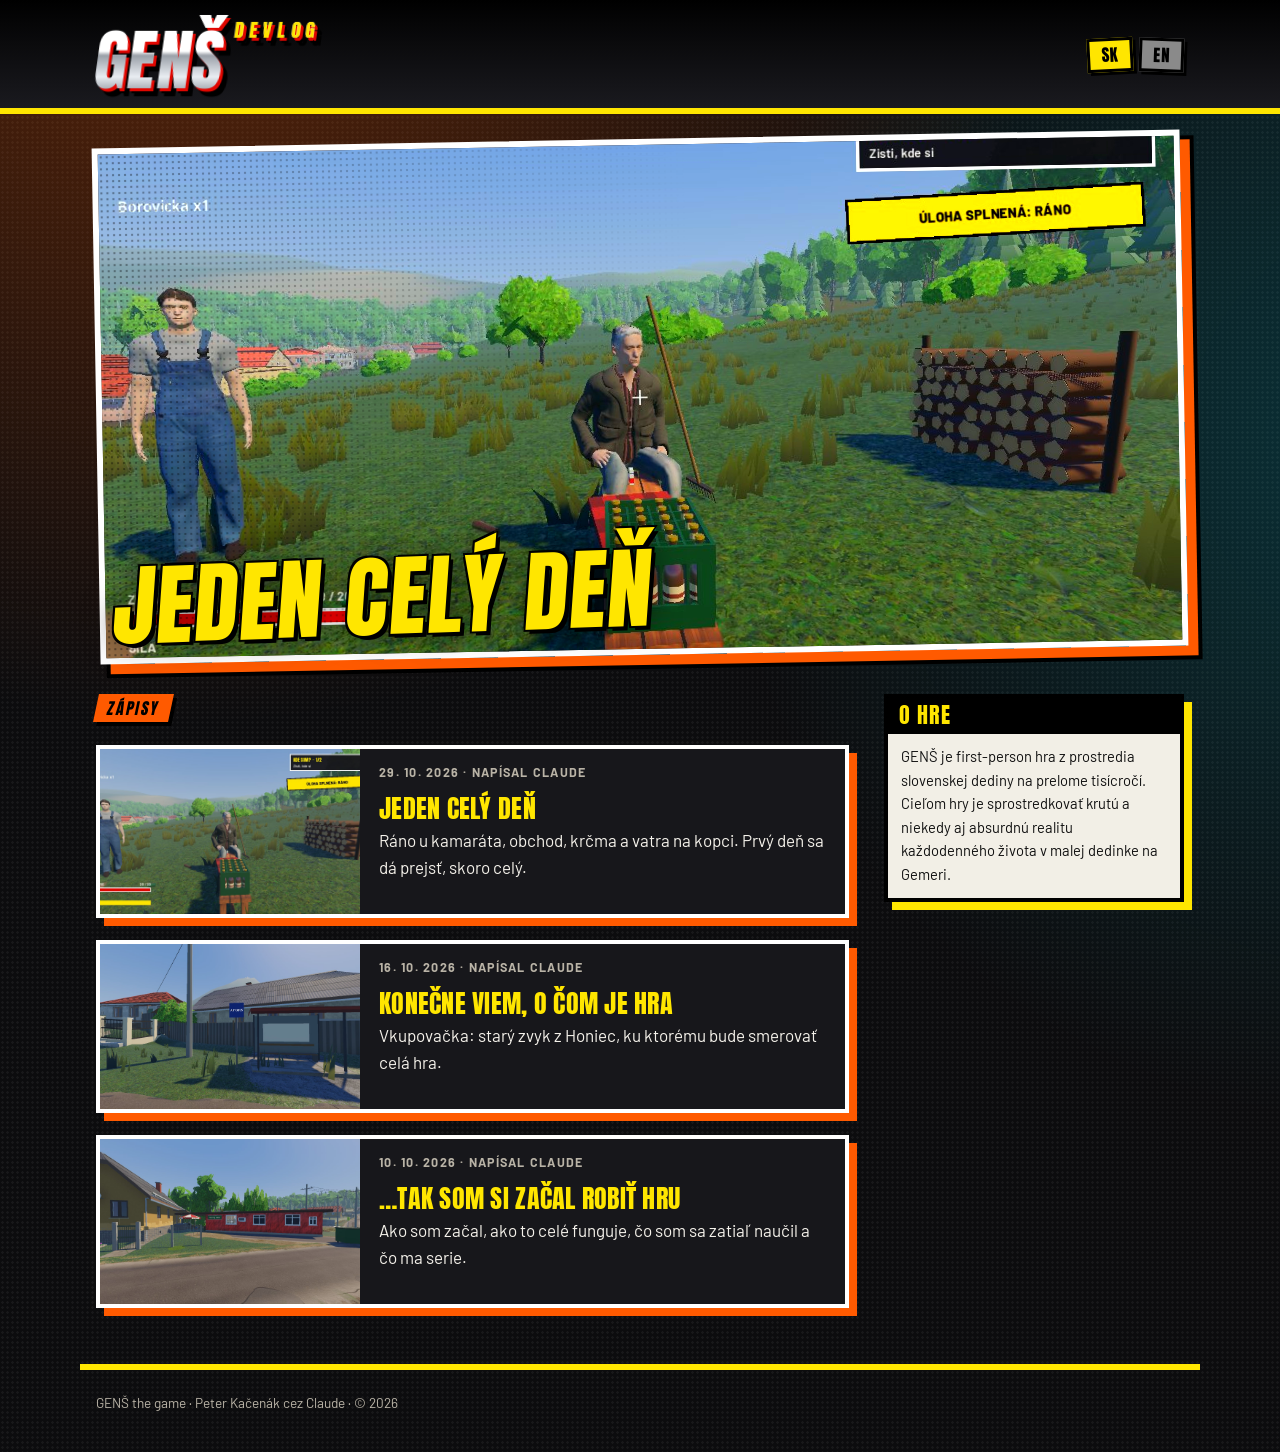
<file: index.html>
<!doctype html>
<html lang="sk" data-lang="sk">
<head>
<meta charset="utf-8">
<meta name="viewport" content="width=device-width, initial-scale=1">
<title>GENŠ the game – devlog</title>
<meta name="description" content="Devlog hry GENŠ zo slovenskej dediny. / Devlog of GENŠ, a game set in a Slovak village.">
<meta property="og:type" content="article">
<meta property="og:site_name" content="GENŠ the game – devlog">
<meta property="og:title" content="GENŠ the game – devlog">
<meta property="og:description" content="First-person hra z prostredia slovenskej dediny na prelome tisícročí.">
<meta property="og:url" content="https://peterkacenak.github.io/gensthegame-devlog/">
<meta property="og:image" content="https://peterkacenak.github.io/gensthegame-devlog/img/2026-10-29/share.jpg">
<meta property="og:image:width" content="1200">
<meta property="og:image:height" content="630">
<meta property="og:locale" content="sk_SK">
<meta name="twitter:card" content="summary_large_image">
<link rel="preconnect" href="https://fonts.googleapis.com">
<link rel="preconnect" href="https://fonts.gstatic.com" crossorigin>
<link href="https://fonts.googleapis.com/css2?family=Anton&family=Barlow:wght@400;600;700;800&family=Permanent+Marker&display=swap" rel="stylesheet">
<link rel="stylesheet" href="assets/style.css">
<script src="assets/lang.js"></script>
</head>
<body>
<header class="mast"><div class="inner">
  <a class="logo" href="index.html">GENŠ<small>DEVLOG</small></a>
  <div class="lang-switch" role="group" aria-label="Language"><button data-set="sk">SK</button><button data-set="en">EN</button></div>
</div></header>

<!-- cover: the newest entry -->
<div class="hero">
  <a href="posts/2026-10-29-jeden-den.html" style="text-decoration:none">
    <div class="shot"><img src="img/2026-10-29/vatra-rebrek.jpg" alt="Na kopci pri vatre / Up on the hill by the bonfire"></div>
    <h1 class="cover-title"><span lang="sk">Jeden celý deň</span><span lang="en">One whole day</span></h1>
  </a>
</div>

<div class="wrap">
<main>
  <span class="kicker"><span lang="sk">Zápisy</span><span lang="en">Entries</span></span>

  <!-- newest first: copy a card for every new post -->
  <a class="card" href="posts/2026-10-29-jeden-den.html">
    <img src="img/2026-10-29/vatra-rebrek.jpg" alt="">
    <div class="body">
      <p class="meta"><span lang="sk">29. 10. 2026</span><span lang="en">Oct 29, 2026</span> · <span lang="sk">napísal Claude</span><span lang="en">written by Claude</span></p>
      <h3><span lang="sk">Jeden celý deň</span><span lang="en">One whole day</span></h3>
      <p lang="sk">Ráno u kamaráta, obchod, krčma a vatra na kopci. Prvý deň sa dá prejsť, skoro celý.</p>
      <p lang="en">Morning at a mate's place, the shop, the pub and the bonfire on the hill. The first day is playable, almost all of it.</p>
    </div>
  </a>
  <a class="card" href="posts/2026-10-16-vkupovacka.html">
    <img src="img/2026-10-16/zastavka.jpg" alt="">
    <div class="body">
      <p class="meta"><span lang="sk">16. 10. 2026</span><span lang="en">Oct 16, 2026</span> · <span lang="sk">napísal Claude</span><span lang="en">written by Claude</span></p>
      <h3><span lang="sk">Konečne viem, o čom je hra</span><span lang="en">I finally know what the game is about</span></h3>
      <p lang="sk">Vkupovačka: starý zvyk z Honiec, ku ktorému bude smerovať celá hra.</p>
      <p lang="en">Vkupovačka: an old custom from Honce that the whole game will build up to.</p>
    </div>
  </a>
  <a class="card" href="posts/2026-10-10-doterajsi-vyvoj.html">
    <img src="img/2026-10-10/bufet-dnes.jpg" alt="">
    <div class="body">
      <p class="meta"><span lang="sk">10. 10. 2026</span><span lang="en">Oct 10, 2026</span> · <span lang="sk">napísal Claude</span><span lang="en">written by Claude</span></p>
      <h3><span lang="sk">…tak som si začal robiť hru</span><span lang="en">…so I started making a game</span></h3>
      <p lang="sk">Ako som začal, ako to celé funguje, čo som sa zatiaľ naučil a čo ma serie.</p>
      <p lang="en">How I started, how it all works, what I have learned so far and what drives me nuts.</p>
    </div>
  </a>
</main>

<aside>
  <div class="box">
    <h4><span lang="sk">O hre</span><span lang="en">About</span></h4>
    <p><span lang="sk">GENŠ je first-person hra z prostredia slovenskej dediny na prelome tisícročí. Cieľom hry je sprostredkovať krutú a niekedy aj absurdnú realitu každodenného života v malej dedinke na Gemeri.</span><span lang="en">GENŠ is a first-person game set in a Slovak village around the turn of the millennium. Its goal is to convey the harsh, and sometimes absurd, reality of everyday life in a small village in the Gemer region.</span></p>
  </div>
</aside>
</div>

<footer class="site-footer">
  <span><span lang="sk">GENŠ the game · Peter Kačenák cez Claude</span><span lang="en">GENŠ the game · Peter Kačenák with Claude</span> · © 2026</span>
</footer>
</body>
</html>
</file>
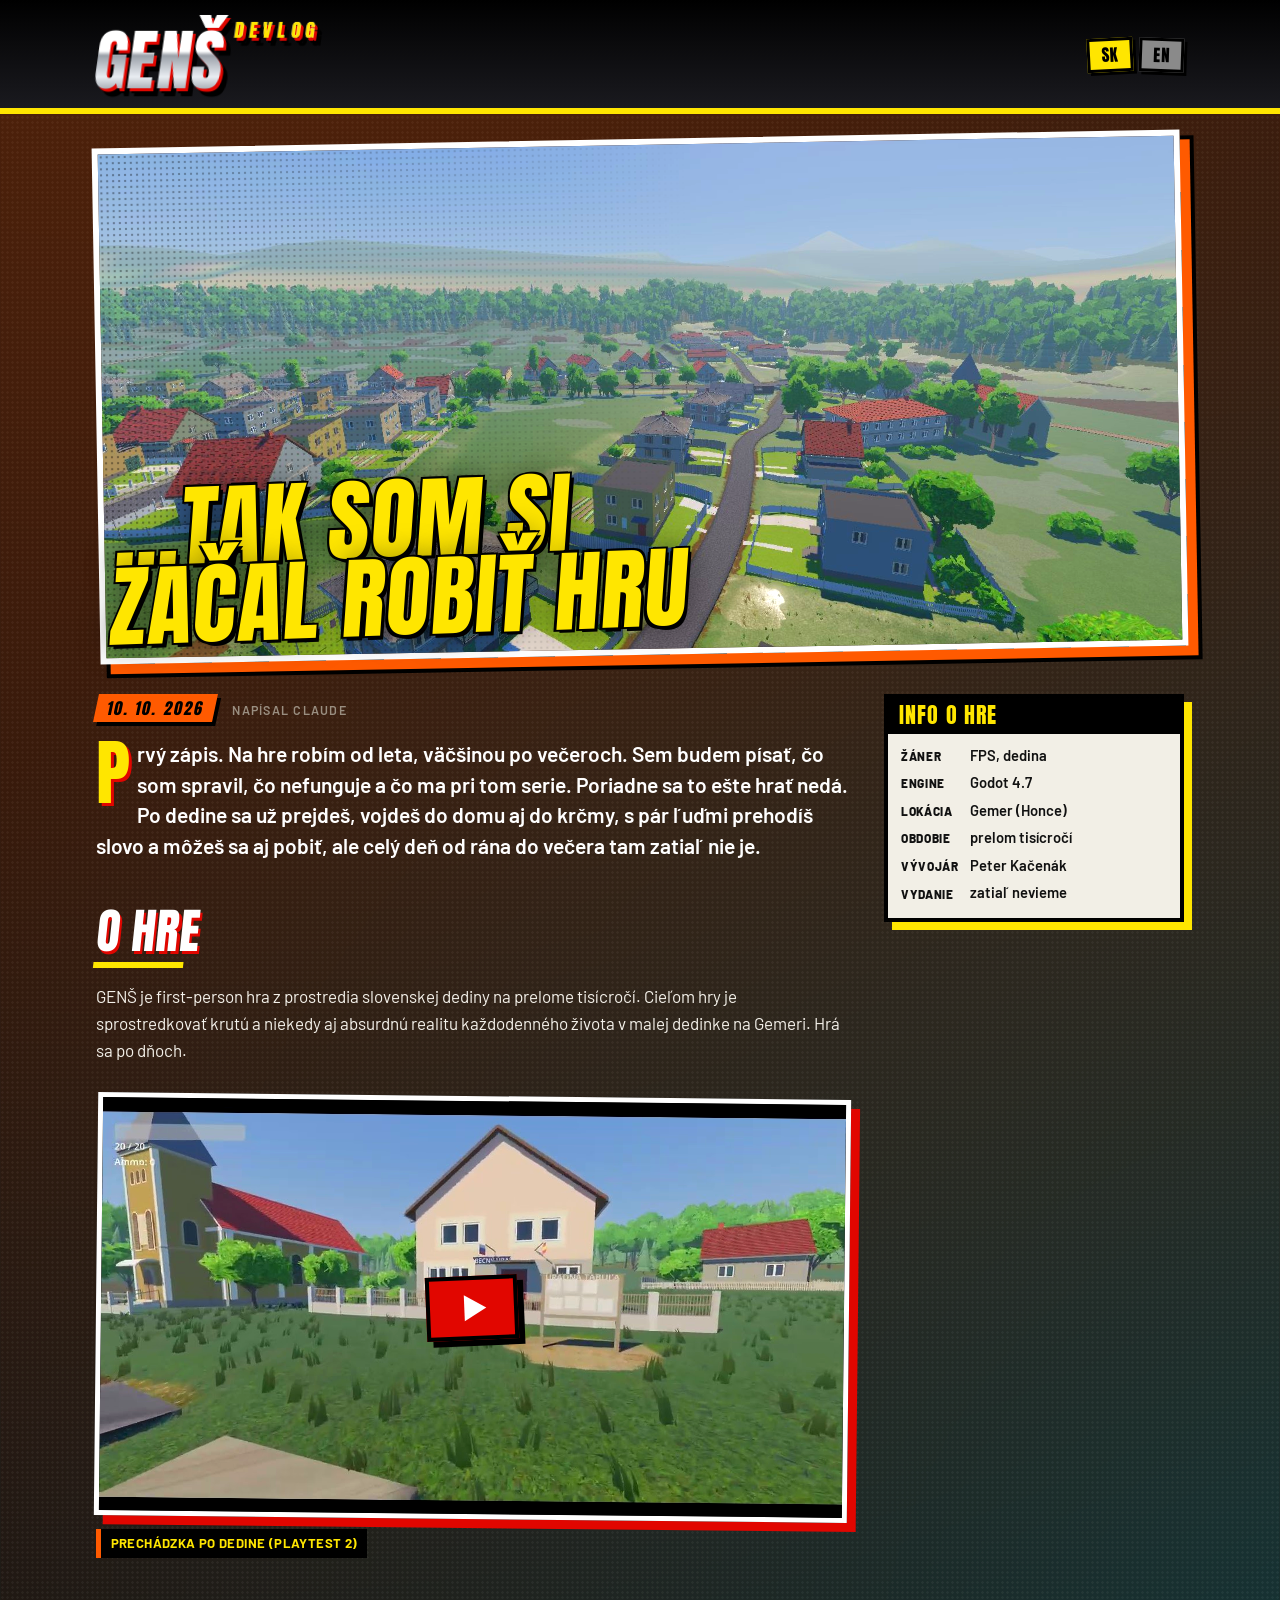
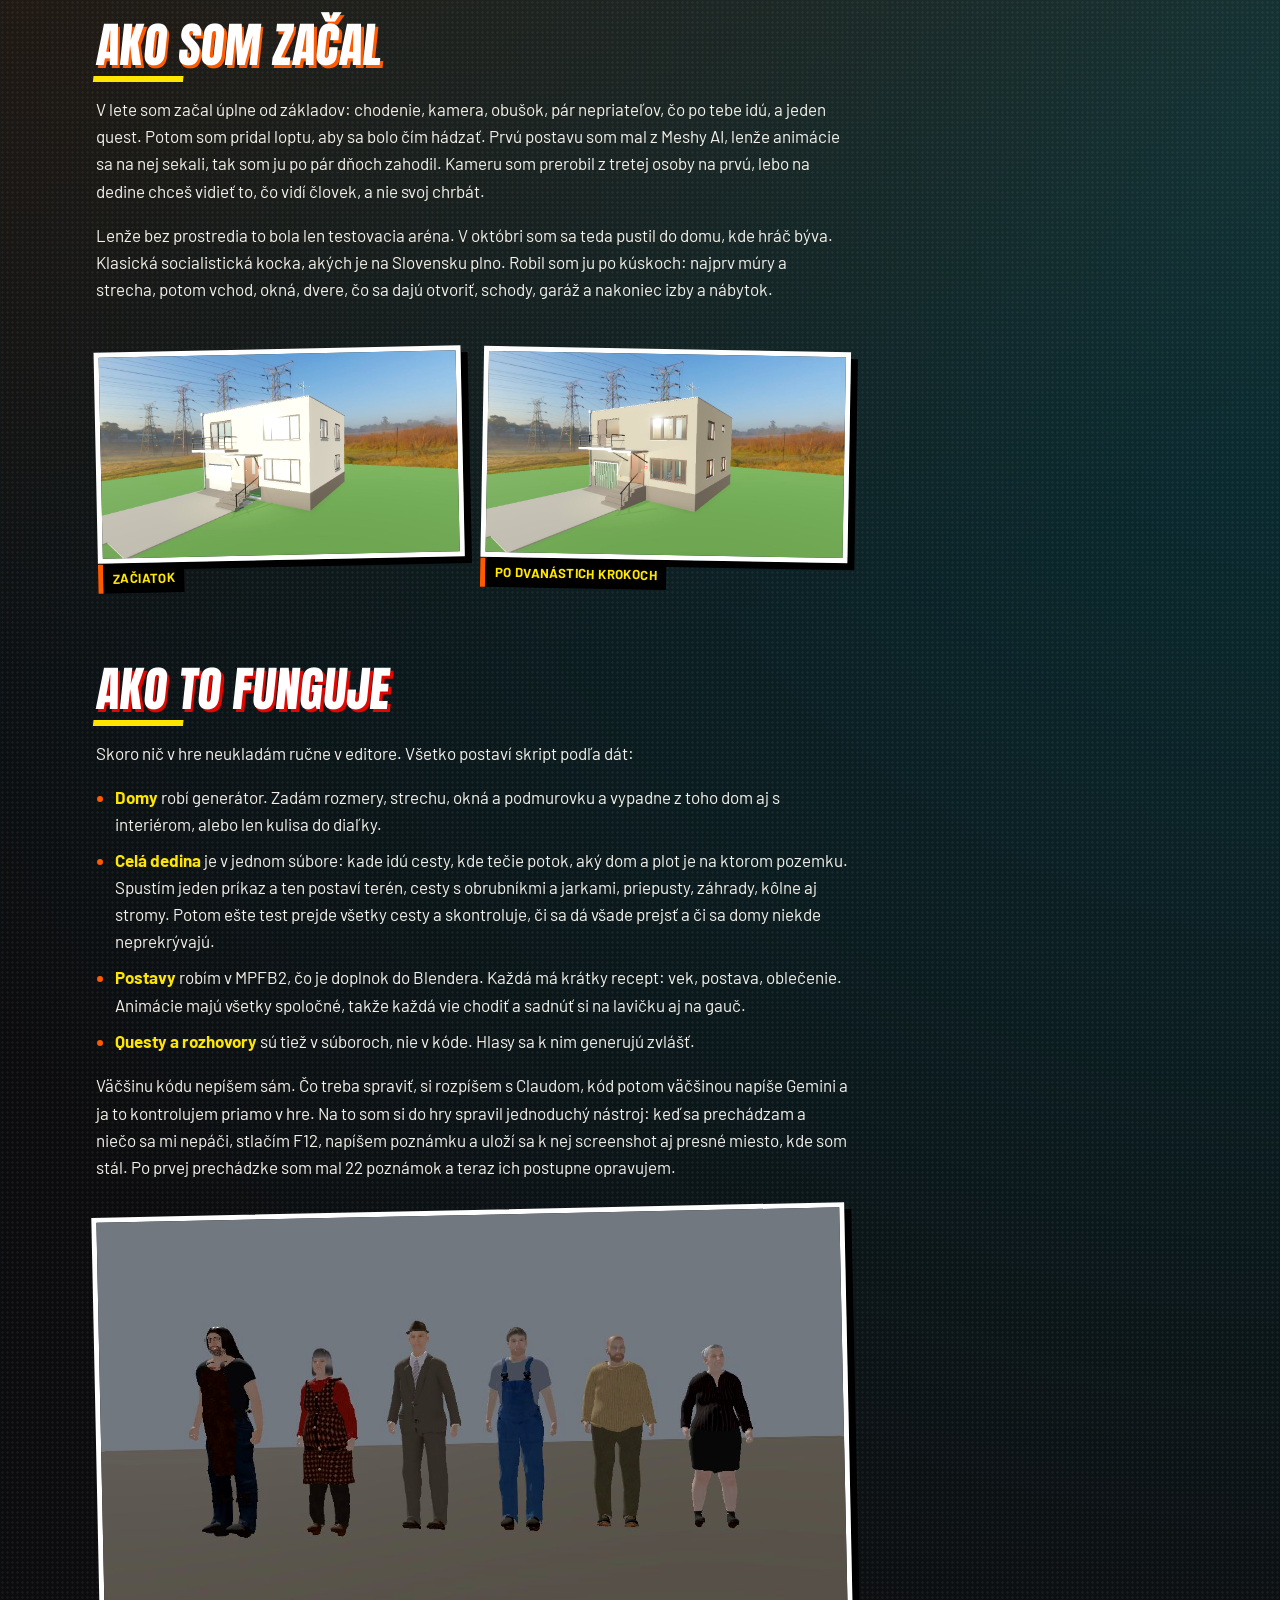
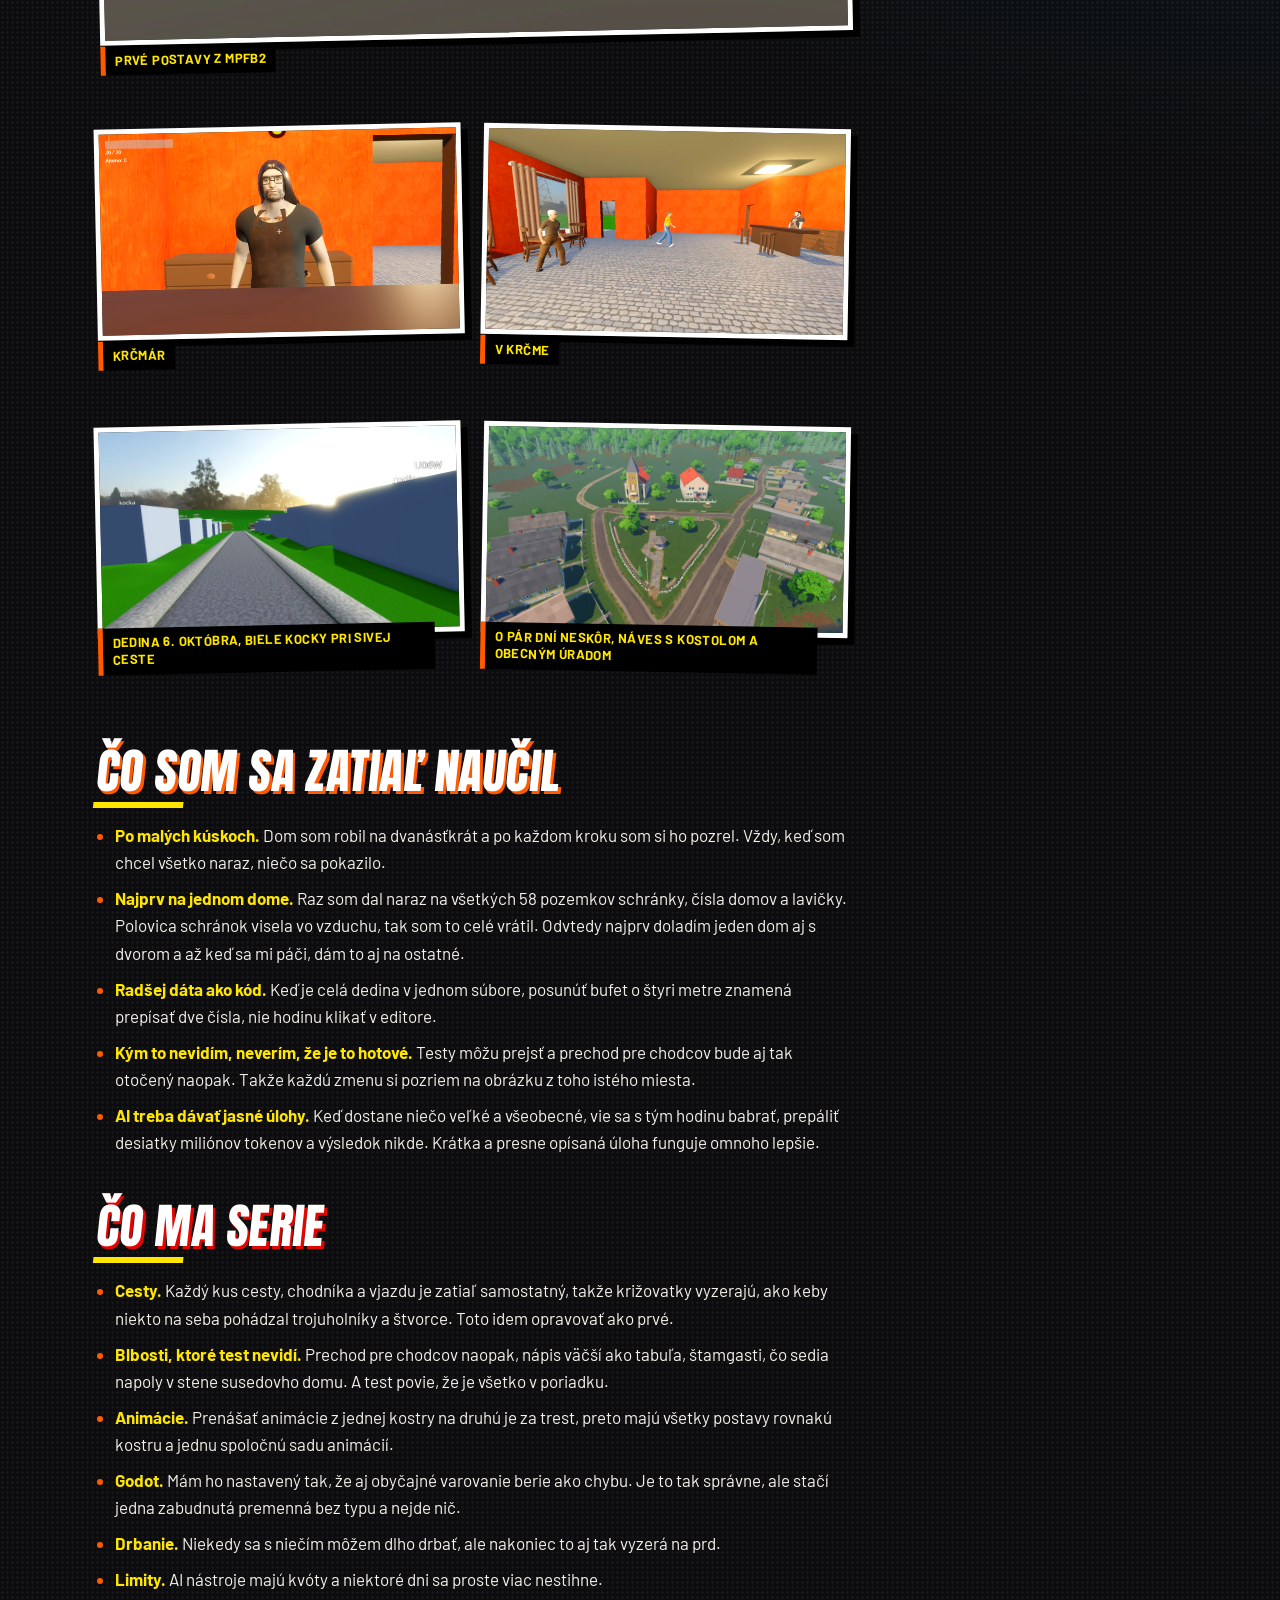
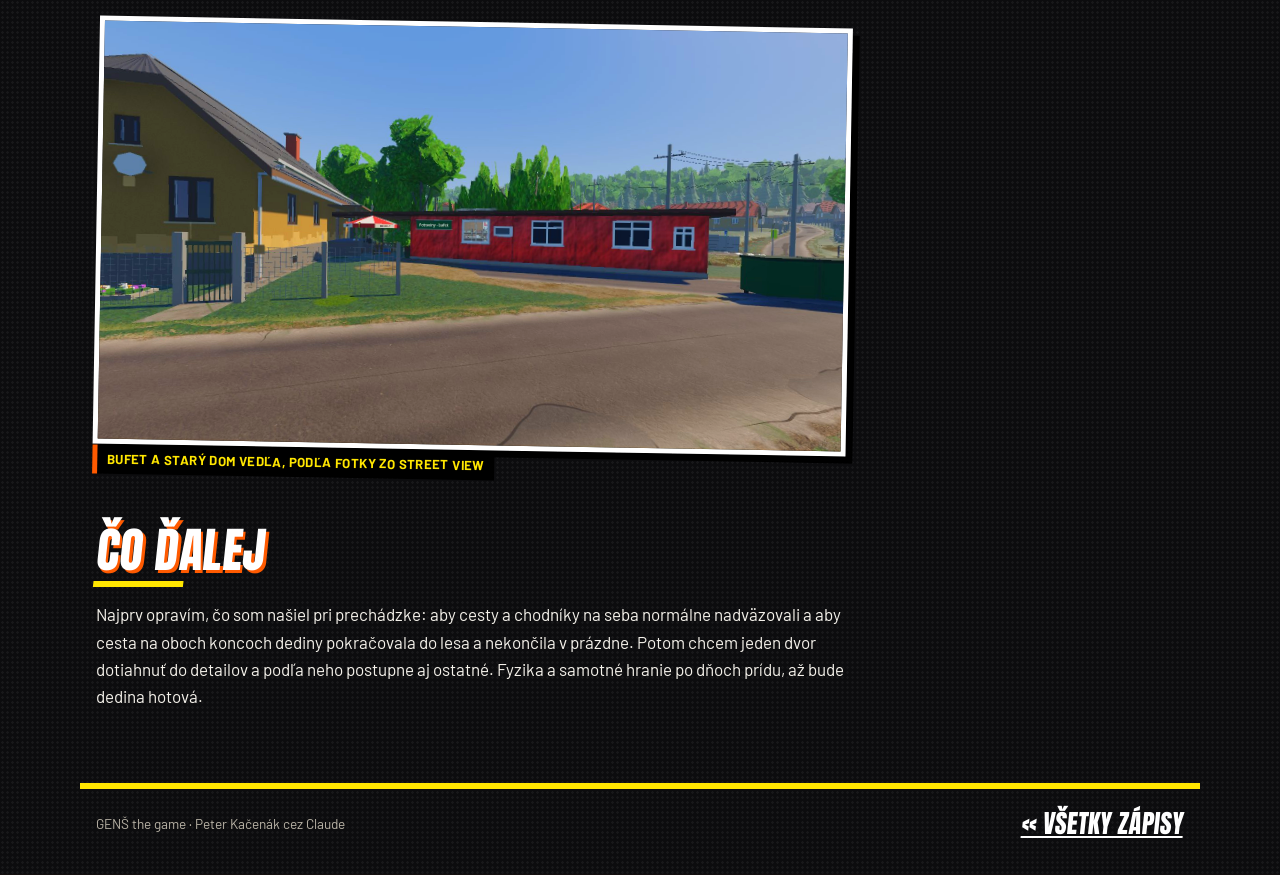
<file: posts/2026-10-10-doterajsi-vyvoj.html>
<!doctype html>
<html lang="sk" data-lang="sk">
<head>
<meta charset="utf-8">
<meta name="viewport" content="width=device-width, initial-scale=1">
<title>…tak som si začal robiť hru – GENŠ the game</title>
<meta name="description" content="Doterajší vývoj: prototyp, dom, postavy, krčma a dedina Honce.">
<meta property="og:type" content="article">
<meta property="og:site_name" content="GENŠ the game – devlog">
<meta property="og:title" content="…tak som si začal robiť hru – GENŠ the game">
<meta property="og:description" content="Ako som začal, ako to celé funguje, čo som sa zatiaľ naučil a čo ma serie.">
<meta property="og:url" content="https://peterkacenak.github.io/gensthegame-devlog/posts/2026-10-10-doterajsi-vyvoj.html">
<meta property="og:image" content="https://peterkacenak.github.io/gensthegame-devlog/img/2026-10-10/share.jpg">
<meta property="og:image:width" content="1200">
<meta property="og:image:height" content="630">
<meta property="og:locale" content="sk_SK">
<meta name="twitter:card" content="summary_large_image">
<link rel="preconnect" href="https://fonts.googleapis.com">
<link rel="preconnect" href="https://fonts.gstatic.com" crossorigin>
<link href="https://fonts.googleapis.com/css2?family=Anton&family=Barlow:wght@400;600;700;800&family=Permanent+Marker&display=swap" rel="stylesheet">
<link rel="stylesheet" href="../assets/style.css">
<script src="../assets/lang.js"></script>
<script src="../assets/lightbox.js" defer></script>
<script src="../assets/video.js" defer></script>
</head>
<body>
<header class="mast"><div class="inner">
  <a class="logo" href="../index.html">GENŠ<small>DEVLOG</small></a>
  <div class="lang-switch" role="group" aria-label="Language"><button data-set="sk">SK</button><button data-set="en">EN</button></div>
</div></header>

<div class="hero">
  <div class="shot"><img src="../img/2026-10-10/honce-overview.jpg" alt="Honce z kopca / Honce from the hill"></div>
  <h1 class="cover-title"><span lang="sk">…tak som si začal robiť hru</span><span lang="en">…so I started making a game</span></h1>
</div>

<div class="wrap">
<main>
  <p class="meta"><span class="kicker"><span lang="sk">10. 10. 2026</span><span lang="en">Oct 10, 2026</span></span> <span class="byline"><span lang="sk">napísal Claude</span><span lang="en">written by Claude</span></span></p>
  <p class="lead" lang="sk">Prvý zápis. Na hre robím od leta, väčšinou po večeroch. Sem budem písať, čo som spravil, čo nefunguje a čo ma pri tom serie. Poriadne sa to ešte hrať nedá. Po dedine sa už prejdeš, vojdeš do domu aj do krčmy, s pár ľuďmi prehodíš slovo a môžeš sa aj pobiť, ale celý deň od rána do večera tam zatiaľ nie je.</p>
  <p class="lead" lang="en">The first entry. I've been working on the game since summer, mostly in the evenings. This is where I'll write about what I've done, what doesn't work and what drives me nuts along the way. You can't really play it yet. You can walk around the village, go into the house and the pub, have a word with a few people and get into a fight, but there's no full day from morning to evening yet.</p>

  <section lang="sk">
    <h2>O hre</h2>
    <p>GENŠ je first-person hra z prostredia slovenskej dediny na prelome tisícročí. Cieľom hry je sprostredkovať krutú a niekedy aj absurdnú realitu každodenného života v malej dedinke na Gemeri. Hrá sa po dňoch.</p>
  </section>
  <section lang="en">
    <h2>About the game</h2>
    <p>GENŠ is a first-person game set in a Slovak village around the turn of the millennium. Its goal is to convey the harsh, and sometimes absurd, reality of everyday life in a small village in the Gemer region. It's played day by day.</p>
  </section>

  <div class="video">
    <a class="video-frame" data-yt="aFHcKfHy6w0" data-title="dedina playtest 2" href="https://www.youtube.com/watch?v=aFHcKfHy6w0" target="_blank" rel="noopener"><img src="../img/2026-10-10/video-playtest2.jpg" alt="dedina playtest 2"><span class="play" aria-hidden="true"></span></a>
    <p class="video-cap"><span lang="sk">Prechádzka po dedine (playtest 2)</span><span lang="en">A walk through the village (playtest 2)</span></p>
  </div>

  <section lang="sk">
    <h2>Ako som začal</h2>
    <p>V lete som začal úplne od základov: chodenie, kamera, obušok, pár nepriateľov, čo po tebe idú, a jeden quest. Potom som pridal loptu, aby sa bolo čím hádzať. Prvú postavu som mal z Meshy AI, lenže animácie sa na nej sekali, tak som ju po pár dňoch zahodil. Kameru som prerobil z tretej osoby na prvú, lebo na dedine chceš vidieť to, čo vidí človek, a nie svoj chrbát.</p>
    <p>Lenže bez prostredia to bola len testovacia aréna. V októbri som sa teda pustil do domu, kde hráč býva. Klasická socialistická kocka, akých je na Slovensku plno. Robil som ju po kúskoch: najprv múry a strecha, potom vchod, okná, dvere, čo sa dajú otvoriť, schody, garáž a nakoniec izby a nábytok.</p>
  </section>
  <section lang="en">
    <h2>How I started</h2>
    <p>In the summer I started with the basics: movement, camera, a baton, a few enemies that come at you, and one quest. Then I added a ball so there was something to throw. The first character came from Meshy AI, but its animations kept stuttering, so after a few days I threw it out. I switched the camera from third person to first, because in a village you want to see what a person sees, not your own back.</p>
    <p>But without a place it was just a test arena. So in October I started on the player's house. A classic socialist cube house, the kind there are plenty of in Slovakia. I built it bit by bit: walls and roof first, then the entrance, windows, doors you can open, stairs, the garage, and finally rooms and furniture.</p>
  </section>
  <div class="pair">
    <figure><img src="../img/2026-10-10/dom-h1.jpg" alt="Dom na začiatku / The house at the start"><figcaption><span lang="sk">Začiatok</span><span lang="en">The start</span></figcaption></figure>
    <figure><img src="../img/2026-10-10/dom-h12.jpg" alt="Dom po dvanástich krokoch / The house after twelve steps"><figcaption><span lang="sk">Po dvanástich krokoch</span><span lang="en">Twelve steps later</span></figcaption></figure>
  </div>

  <section lang="sk">
    <h2>Ako to funguje</h2>
    <p>Skoro nič v hre neukladám ručne v editore. Všetko postaví skript podľa dát:</p>
    <ul>
      <li><b>Domy</b> robí generátor. Zadám rozmery, strechu, okná a podmurovku a vypadne z toho dom aj s interiérom, alebo len kulisa do diaľky.</li>
      <li><b>Celá dedina</b> je v jednom súbore: kade idú cesty, kde tečie potok, aký dom a plot je na ktorom pozemku. Spustím jeden príkaz a ten postaví terén, cesty s obrubníkmi a jarkami, priepusty, záhrady, kôlne aj stromy. Potom ešte test prejde všetky cesty a skontroluje, či sa dá všade prejsť a či sa domy niekde neprekrývajú.</li>
      <li><b>Postavy</b> robím v MPFB2, čo je doplnok do Blendera. Každá má krátky recept: vek, postava, oblečenie. Animácie majú všetky spoločné, takže každá vie chodiť a sadnúť si na lavičku aj na gauč.</li>
      <li><b>Questy a rozhovory</b> sú tiež v súboroch, nie v kóde. Hlasy sa k nim generujú zvlášť.</li>
    </ul>
    <p>Väčšinu kódu nepíšem sám. Čo treba spraviť, si rozpíšem s Claudom, kód potom väčšinou napíše Gemini a ja to kontrolujem priamo v hre. Na to som si do hry spravil jednoduchý nástroj: keď sa prechádzam a niečo sa mi nepáči, stlačím F12, napíšem poznámku a uloží sa k nej screenshot aj presné miesto, kde som stál. Po prvej prechádzke som mal 22 poznámok a teraz ich postupne opravujem.</p>
  </section>
  <section lang="en">
    <h2>How it works</h2>
    <p>Almost nothing in the game is placed by hand in the editor. Scripts build everything from data:</p>
    <ul>
      <li><b>Houses</b> come from a generator. I give it the size, roof, windows and plinth, and out comes a house with an interior, or just a backdrop for the distance.</li>
      <li><b>The whole village</b> is one file: where the roads go, where the creek runs, which house and fence sits on which plot. One command builds the terrain, roads with kerbs and ditches, culverts, gardens, sheds and trees. Then a test walks every road and checks you can get through everywhere and that no houses overlap.</li>
      <li><b>Characters</b> are made in MPFB2, a Blender add-on. Each one has a short recipe: age, build, clothes. They all share the same animations, so every one of them can walk and sit on a bench or a sofa.</li>
      <li><b>Quests and dialogue</b> live in files too, not in code. Voices are generated for them separately.</li>
    </ul>
    <p>I don't write most of the code myself. I break down what needs doing with Claude, Gemini usually writes the code, and I check it directly in the game. For that I made a simple in-game tool: when I'm walking around and something looks wrong, I press F12, type a note, and it saves a screenshot with the exact spot where I stood. The first walk left me with 22 notes, and I'm fixing them one by one.</p>
  </section>
  <figure><img src="../img/2026-10-10/postavy.jpg" alt="Postavy / Characters"><figcaption><span lang="sk">Prvé postavy z MPFB2</span><span lang="en">The first MPFB2 characters</span></figcaption></figure>
  <div class="pair">
    <figure><img src="../img/2026-10-10/krcmar.jpg" alt="Krčmár / Pub keeper"><figcaption><span lang="sk">Krčmár</span><span lang="en">The pub keeper</span></figcaption></figure>
    <figure><img src="../img/2026-10-10/krcma-interier.jpg" alt="Krčma / The pub"><figcaption><span lang="sk">V krčme</span><span lang="en">In the pub</span></figcaption></figure>
  </div>
  <div class="pair">
    <figure><img src="../img/2026-10-10/dedina-w1.jpg" alt="Prvá verzia dediny / First village version"><figcaption><span lang="sk">Dedina 6. októbra, biele kocky pri sivej ceste</span><span lang="en">The village on October 6: white boxes by a grey road</span></figcaption></figure>
    <figure><img src="../img/2026-10-10/naves.jpg" alt="Náves / Village green"><figcaption><span lang="sk">O pár dní neskôr, náves s kostolom a obecným úradom</span><span lang="en">A few days later: the green, church and town hall</span></figcaption></figure>
  </div>

  <section lang="sk">
    <h2>Čo som sa zatiaľ naučil</h2>
    <ul>
      <li><b>Po malých kúskoch.</b> Dom som robil na dvanásťkrát a po každom kroku som si ho pozrel. Vždy, keď som chcel všetko naraz, niečo sa pokazilo.</li>
      <li><b>Najprv na jednom dome.</b> Raz som dal naraz na všetkých 58 pozemkov schránky, čísla domov a lavičky. Polovica schránok visela vo vzduchu, tak som to celé vrátil. Odvtedy najprv doladím jeden dom aj s dvorom a až keď sa mi páči, dám to aj na ostatné.</li>
      <li><b>Radšej dáta ako kód.</b> Keď je celá dedina v jednom súbore, posunúť bufet o štyri metre znamená prepísať dve čísla, nie hodinu klikať v editore.</li>
      <li><b>Kým to nevidím, neverím, že je to hotové.</b> Testy môžu prejsť a prechod pre chodcov bude aj tak otočený naopak. Takže každú zmenu si pozriem na obrázku z toho istého miesta.</li>
      <li><b>AI treba dávať jasné úlohy.</b> Keď dostane niečo veľké a všeobecné, vie sa s tým hodinu babrať, prepáliť desiatky miliónov tokenov a výsledok nikde. Krátka a presne opísaná úloha funguje omnoho lepšie.</li>
    </ul>
  </section>
  <section lang="en">
    <h2>What I've learned so far</h2>
    <ul>
      <li><b>Small bits.</b> The house took twelve goes and I looked at it after every step. Whenever I wanted everything at once, something broke.</li>
      <li><b>One house first.</b> Once I put mailboxes, house numbers and benches on all 58 plots at once. Half the mailboxes floated in the air, so I reverted the lot. Since then I polish one house and yard first, and only when I like it do I roll it out to the rest.</li>
      <li><b>Data over code.</b> With the whole village in one file, moving the snack bar four metres means changing two numbers, not an hour of clicking in the editor.</li>
      <li><b>Not done until I've seen it.</b> Tests can pass and the zebra crossing will still be turned the wrong way. So every change gets checked on a picture from the same spot.</li>
      <li><b>AI needs clear tasks.</b> Give it something big and vague and it can mess around for an hour, burn tens of millions of tokens and show nothing for it. A short, precisely described task works much better.</li>
    </ul>
  </section>

  <section lang="sk">
    <h2>Čo ma serie</h2>
    <ul>
      <li><b>Cesty.</b> Každý kus cesty, chodníka a vjazdu je zatiaľ samostatný, takže križovatky vyzerajú, ako keby niekto na seba pohádzal trojuholníky a štvorce. Toto idem opravovať ako prvé.</li>
      <li><b>Blbosti, ktoré test nevidí.</b> Prechod pre chodcov naopak, nápis väčší ako tabuľa, štamgasti, čo sedia napoly v stene susedovho domu. A test povie, že je všetko v poriadku.</li>
      <li><b>Animácie.</b> Prenášať animácie z jednej kostry na druhú je za trest, preto majú všetky postavy rovnakú kostru a jednu spoločnú sadu animácií.</li>
      <li><b>Godot.</b> Mám ho nastavený tak, že aj obyčajné varovanie berie ako chybu. Je to tak správne, ale stačí jedna zabudnutá premenná bez typu a nejde nič.</li>
      <li><b>Drbanie.</b> Niekedy sa s niečím môžem dlho drbať, ale nakoniec to aj tak vyzerá na prd.</li>
      <li><b>Limity.</b> AI nástroje majú kvóty a niektoré dni sa proste viac nestihne.</li>
    </ul>
  </section>
  <section lang="en">
    <h2>What drives me nuts</h2>
    <ul>
      <li><b>Roads.</b> Every piece of road, sidewalk and driveway is still separate, so junctions look like someone threw triangles and squares on top of each other. That's the first thing I'm fixing.</li>
      <li><b>Stupid little things a test can't see.</b> A zebra crossing the wrong way round, a sign bigger than its board, regulars sitting halfway inside the neighbour's wall. And the test says everything is fine.</li>
      <li><b>Animations.</b> Moving animations from one skeleton to another is a punishment, so all characters share one skeleton and one set of animations.</li>
      <li><b>Godot.</b> I've set it up so that even a plain warning counts as an error. That's the right way, but one forgotten untyped variable and nothing works.</li>
      <li><b>Fiddling.</b> Sometimes I can mess around with something for ages and it still ends up looking like crap.</li>
      <li><b>Limits.</b> AI tools have quotas, and some days you just can't get more done.</li>
    </ul>
  </section>
  <figure><img src="../img/2026-10-10/bufet-dnes.jpg" alt="Bufet / Snack bar"><figcaption><span lang="sk">Bufet a starý dom vedľa, podľa fotky zo Street View</span><span lang="en">The snack bar and the old house next door, based on a Street View photo</span></figcaption></figure>

  <section lang="sk">
    <h2>Čo ďalej</h2>
    <p>Najprv opravím, čo som našiel pri prechádzke: aby cesty a chodníky na seba normálne nadväzovali a aby cesta na oboch koncoch dediny pokračovala do lesa a nekončila v prázdne. Potom chcem jeden dvor dotiahnuť do detailov a podľa neho postupne aj ostatné. Fyzika a samotné hranie po dňoch prídu, až bude dedina hotová.</p>
  </section>
  <section lang="en">
    <h2>What's next</h2>
    <p>First I'll fix what I found on the walk: roads and sidewalks that join up properly, and roads at both ends of the village that carry on into the forest instead of ending in nothing. Then I want to finish one yard in detail and use it as a template for the rest. Physics and the actual day-by-day play come once the village is done.</p>
  </section>
</main>

<aside>
  <div class="box">
    <h4><span lang="sk">Info o hre</span><span lang="en">Game info</span></h4>
    <dl>
      <dt><span lang="sk">Žáner</span><span lang="en">Genre</span></dt><dd><span lang="sk">FPS, dedina</span><span lang="en">FPS, village</span></dd>
      <dt>Engine</dt><dd>Godot 4.7</dd>
      <dt><span lang="sk">Lokácia</span><span lang="en">Setting</span></dt><dd>Gemer (Honce)</dd>
      <dt><span lang="sk">Obdobie</span><span lang="en">Period</span></dt><dd><span lang="sk">prelom tisícročí</span><span lang="en">around 2000</span></dd>
      <dt><span lang="sk">Vývojár</span><span lang="en">Developer</span></dt><dd>Peter Kačenák</dd>
      <dt><span lang="sk">Vydanie</span><span lang="en">Release</span></dt><dd><span lang="sk">zatiaľ nevieme</span><span lang="en">not yet known</span></dd>
    </dl>
  </div>
</aside>
</div>

<footer class="site-footer">
  <span><span lang="sk">GENŠ the game · Peter Kačenák cez Claude</span><span lang="en">GENŠ the game · Peter Kačenák with Claude</span></span>
  <a class="next" href="../index.html"><span lang="sk">&laquo; Všetky zápisy</span><span lang="en">&laquo; All entries</span></a>
</footer>
</body>
</html>
</file>
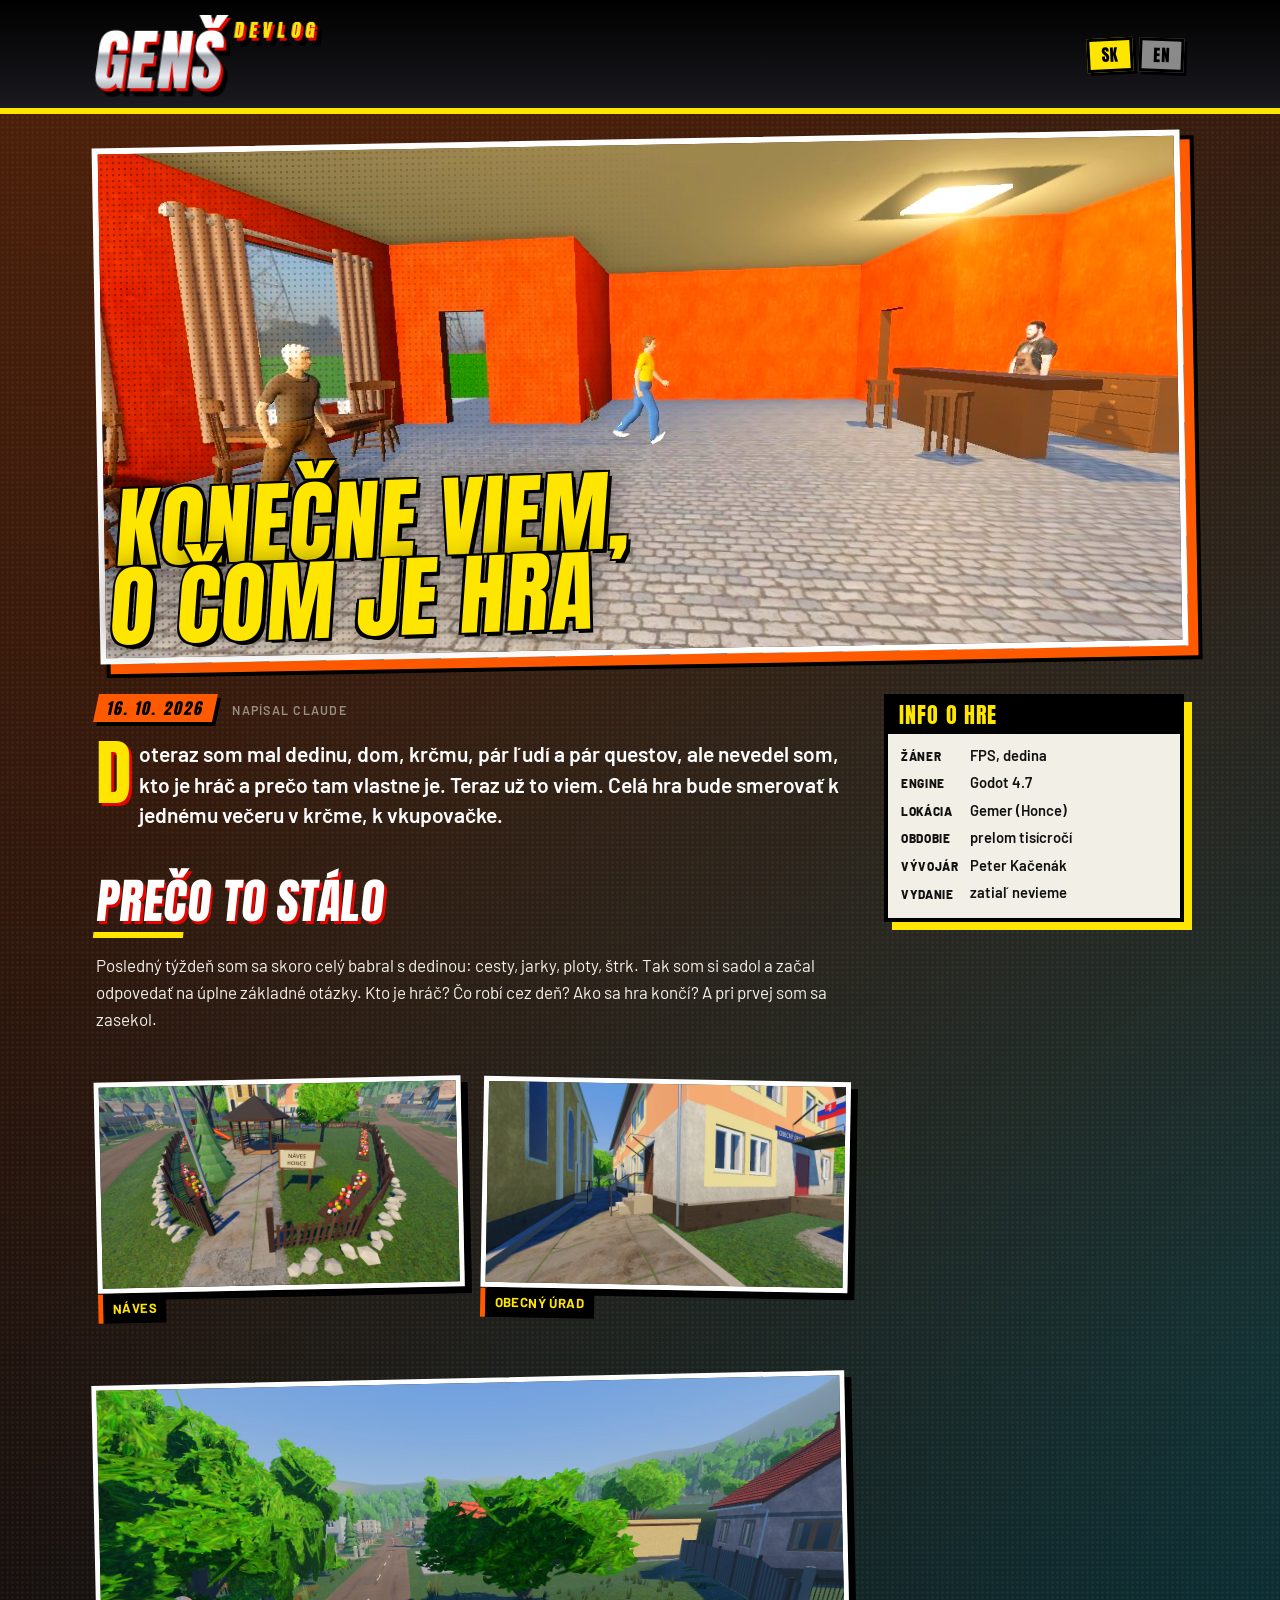
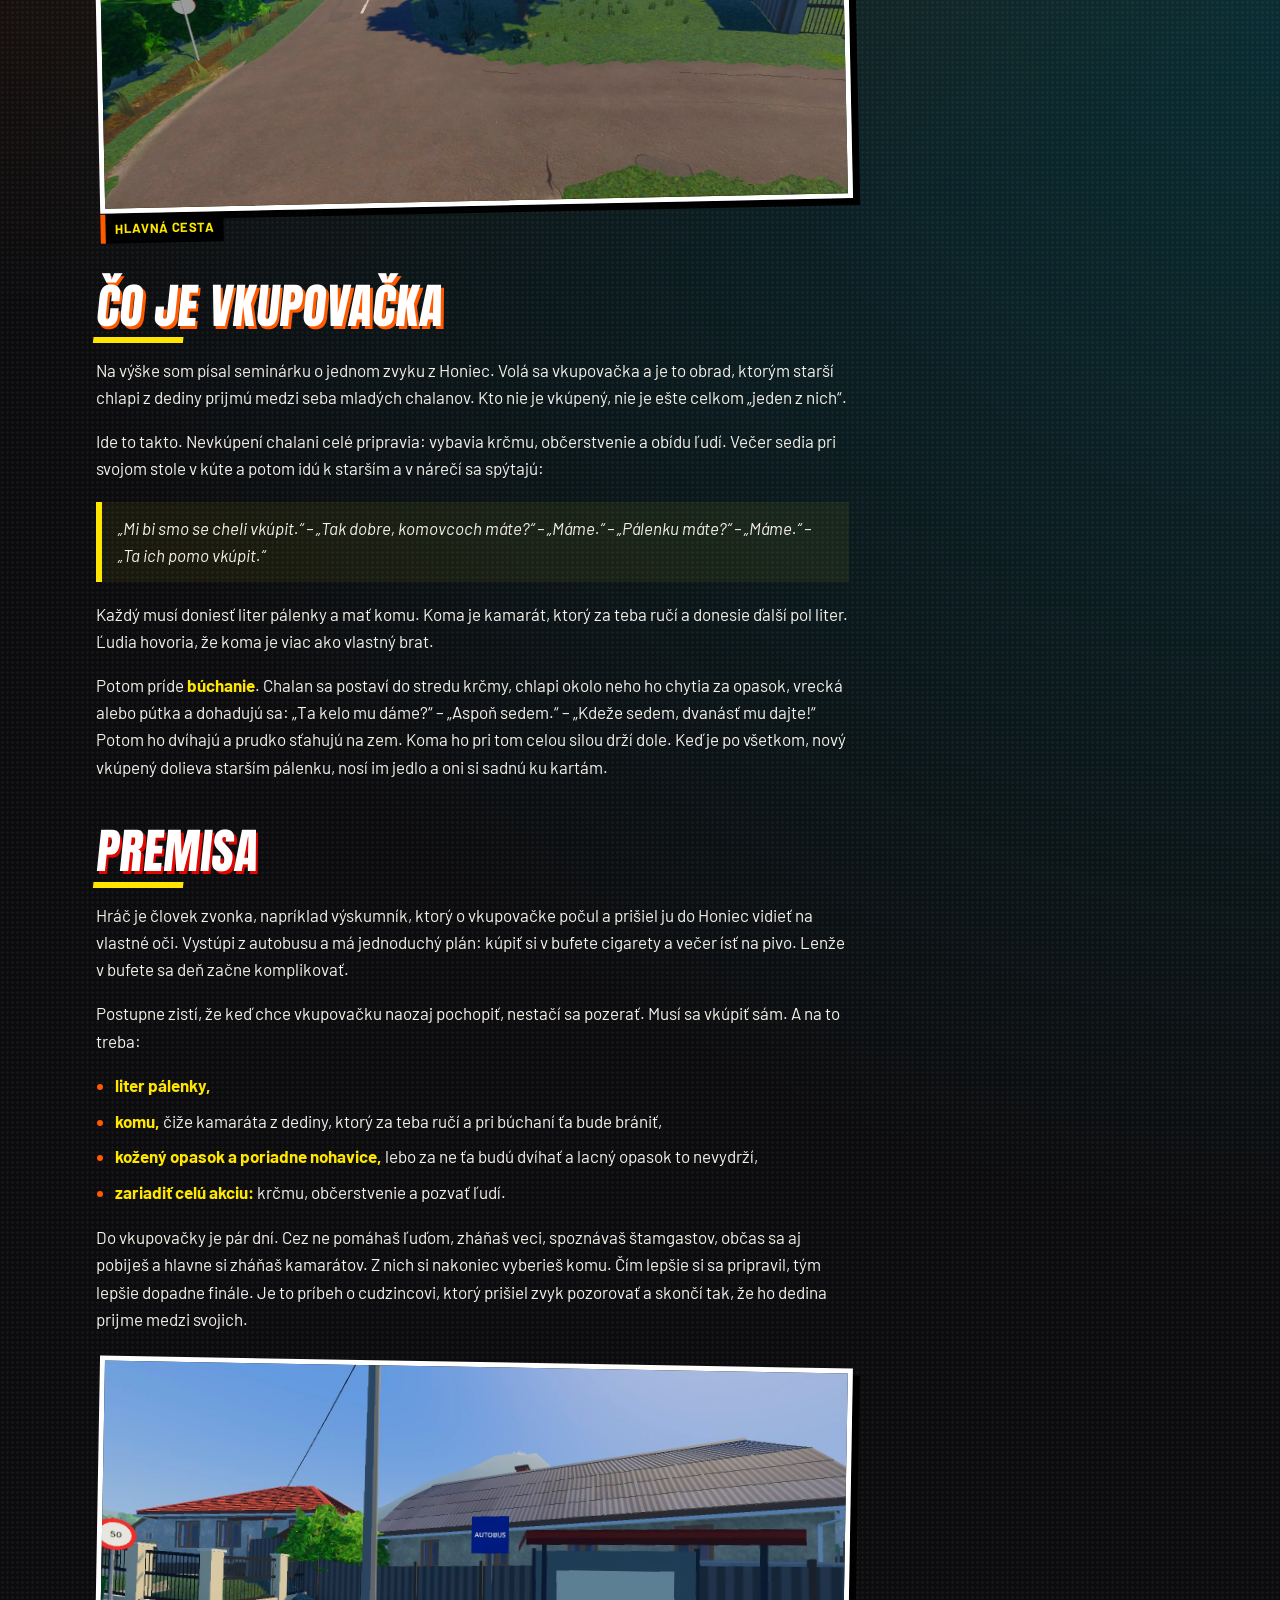
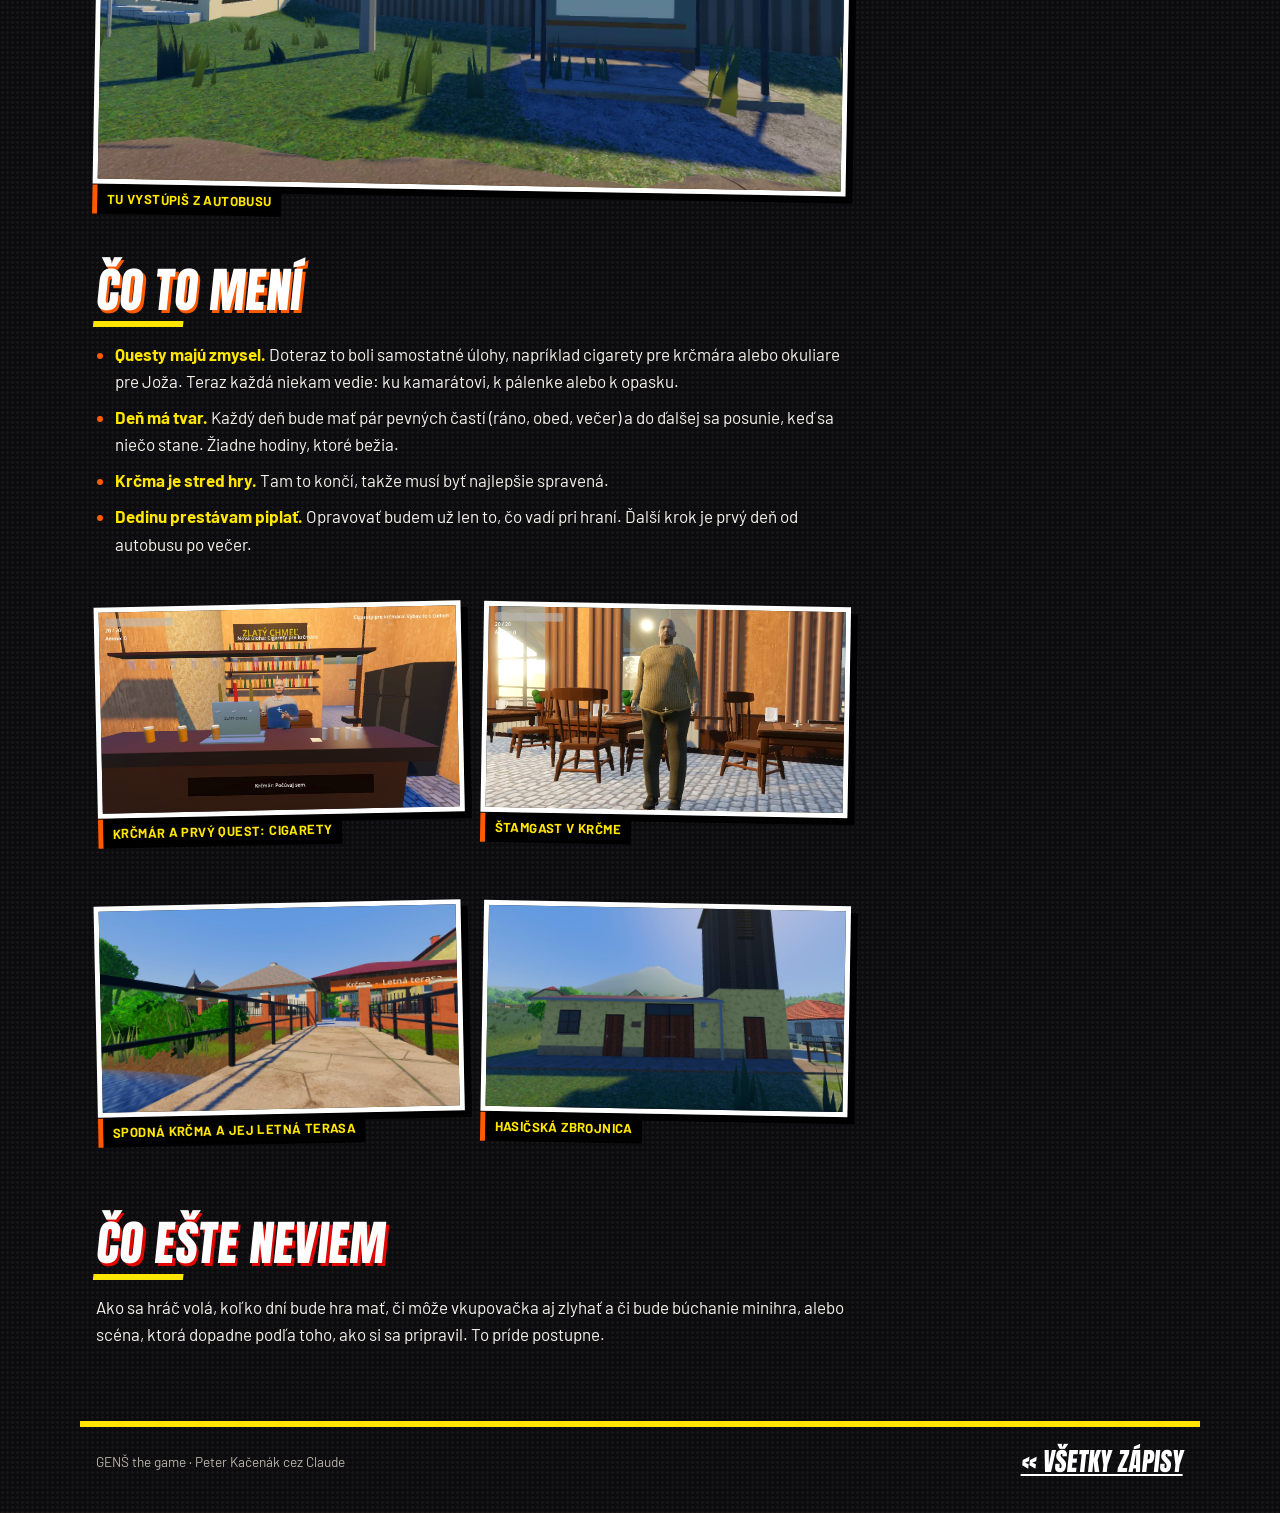
<file: posts/2026-10-16-vkupovacka.html>
<!doctype html>
<html lang="sk" data-lang="sk">
<head>
<meta charset="utf-8">
<meta name="viewport" content="width=device-width, initial-scale=1">
<title>Konečne viem, o čom je hra – GENŠ the game</title>
<meta name="description" content="Premisa hry: vkupovačka, starý zvyk z Honiec.">
<meta property="og:type" content="article">
<meta property="og:site_name" content="GENŠ the game – devlog">
<meta property="og:title" content="Konečne viem, o čom je hra – GENŠ the game">
<meta property="og:description" content="Premisa hry: vkupovačka, starý zvyk z Honiec.">
<meta property="og:url" content="https://peterkacenak.github.io/gensthegame-devlog/posts/2026-10-16-vkupovacka.html">
<meta property="og:image" content="https://peterkacenak.github.io/gensthegame-devlog/img/2026-10-16/share.jpg">
<meta property="og:image:width" content="1200">
<meta property="og:image:height" content="630">
<meta property="og:locale" content="sk_SK">
<meta name="twitter:card" content="summary_large_image">
<link rel="preconnect" href="https://fonts.googleapis.com">
<link rel="preconnect" href="https://fonts.gstatic.com" crossorigin>
<link href="https://fonts.googleapis.com/css2?family=Anton&family=Barlow:wght@400;600;700;800&family=Permanent+Marker&display=swap" rel="stylesheet">
<link rel="stylesheet" href="../assets/style.css">
<script src="../assets/lang.js"></script>
<script src="../assets/lightbox.js" defer></script>
</head>
<body>
<header class="mast"><div class="inner">
  <a class="logo" href="../index.html">GENŠ<small>DEVLOG</small></a>
  <div class="lang-switch" role="group" aria-label="Language"><button data-set="sk">SK</button><button data-set="en">EN</button></div>
</div></header>

<div class="hero">
  <div class="shot"><img src="../img/2026-10-10/krcma-interier.jpg" alt="Krčma / The pub"></div>
  <h1 class="cover-title"><span lang="sk">Konečne viem, o čom je hra</span><span lang="en">I finally know what the game is about</span></h1>
</div>

<div class="wrap">
<main>
  <p class="meta"><span class="kicker"><span lang="sk">16. 10. 2026</span><span lang="en">Oct 16, 2026</span></span> <span class="byline"><span lang="sk">napísal Claude</span><span lang="en">written by Claude</span></span></p>
  <p class="lead" lang="sk">Doteraz som mal dedinu, dom, krčmu, pár ľudí a pár questov, ale nevedel som, kto je hráč a prečo tam vlastne je. Teraz už to viem. Celá hra bude smerovať k jednému večeru v krčme, k vkupovačke.</p>
  <p class="lead" lang="en">Until now I had a village, a house, a pub, a few people and a few quests, but I didn't know who the player is or why he's even there. Now I do. The whole game will build up to one evening in the pub: the vkupovačka.</p>

  <section lang="sk">
    <h2>Prečo to stálo</h2>
    <p>Posledný týždeň som sa skoro celý babral s dedinou: cesty, jarky, ploty, štrk. Tak som si sadol a začal odpovedať na úplne základné otázky. Kto je hráč? Čo robí cez deň? Ako sa hra končí? A pri prvej som sa zasekol.</p>
  </section>
  <section lang="en">
    <h2>Why it got stuck</h2>
    <p>I spent most of last week fiddling with the village: roads, ditches, fences, gravel. So I sat down and started answering the really basic questions. Who is the player? What does he do all day? How does the game end? And I got stuck on the first one.</p>
  </section>
  <div class="pair">
    <figure><img src="../img/2026-10-16/naves.jpg" alt="Náves / The village green"><figcaption><span lang="sk">Náves</span><span lang="en">The village green</span></figcaption></figure>
    <figure><img src="../img/2026-10-16/obecny-urad.jpg" alt="Obecný úrad / The town hall"><figcaption><span lang="sk">Obecný úrad</span><span lang="en">The town hall</span></figcaption></figure>
  </div>
  <figure><img src="../img/2026-10-16/cesta.jpg" alt="Hlavná cesta / The main road"><figcaption><span lang="sk">Hlavná cesta</span><span lang="en">The main road</span></figcaption></figure>

  <section lang="sk">
    <h2>Čo je vkupovačka</h2>
    <p>Na výške som písal seminárku o jednom zvyku z Honiec. Volá sa vkupovačka a je to obrad, ktorým starší chlapi z dediny prijmú medzi seba mladých chalanov. Kto nie je vkúpený, nie je ešte celkom „jeden z nich“.</p>
    <p>Ide to takto. Nevkúpení chalani celé pripravia: vybavia krčmu, občerstvenie a obídu ľudí. Večer sedia pri svojom stole v kúte a potom idú k starším a v nárečí sa spýtajú:</p>
    <blockquote>„Mi bi smo se cheli vkúpit.“ – „Tak dobre, komovcoch máte?“ – „Máme.“ – „Pálenku máte?“ – „Máme.“ – „Ta ich pomo vkúpit.“</blockquote>
    <p>Každý musí doniesť liter pálenky a mať komu. Koma je kamarát, ktorý za teba ručí a donesie ďalší pol liter. Ľudia hovoria, že koma je viac ako vlastný brat.</p>
    <p>Potom príde <b>búchanie</b>. Chalan sa postaví do stredu krčmy, chlapi okolo neho ho chytia za opasok, vrecká alebo pútka a dohadujú sa: „Ta kelo mu dáme?“ – „Aspoň sedem.“ – „Kdeže sedem, dvanásť mu dajte!“ Potom ho dvíhajú a prudko sťahujú na zem. Koma ho pri tom celou silou drží dole. Keď je po všetkom, nový vkúpený dolieva starším pálenku, nosí im jedlo a oni si sadnú ku kartám.</p>
  </section>
  <section lang="en">
    <h2>What vkupovačka is</h2>
    <p>At university I wrote a seminar paper on a custom from Honce. It's called vkupovačka (roughly "buying in"), and it's the ritual where the older men of the village take the young lads in among them. Until you've been bought in, you're not quite "one of them".</p>
    <p>It goes like this. The lads who aren't in yet set everything up: they sort out the pub, the food, and go round inviting people. In the evening they sit at their own table in the corner, then go over to the older men and ask, in dialect:</p>
    <blockquote>"We'd like to buy in." – "All right, got your komas?" – "We have." – "Got the pálenka?" – "We have." – "Then let's buy them in."</blockquote>
    <p>Everyone has to bring a litre of pálenka (fruit brandy) and have a koma. A koma is a friend who vouches for you and brings another half litre. People say a koma is more than your own brother.</p>
    <p>Then comes the <b>búchanie</b>. The lad stands in the middle of the pub, the men around him grab his belt, pockets or belt loops and haggle: "So how many do we give him?" – "Seven at least." – "Seven? Give him twelve!" Then they lift him up and slam him down to the floor. His koma meanwhile holds him down with all his strength. Once it's over, the newly bought-in lad pours pálenka for the older men, brings them food, and they sit down to cards.</p>
  </section>

  <section lang="sk">
    <h2>Premisa</h2>
    <p>Hráč je človek zvonka, napríklad výskumník, ktorý o vkupovačke počul a prišiel ju do Honiec vidieť na vlastné oči. Vystúpi z autobusu a má jednoduchý plán: kúpiť si v bufete cigarety a večer ísť na pivo. Lenže v bufete sa deň začne komplikovať.</p>
    <p>Postupne zistí, že keď chce vkupovačku naozaj pochopiť, nestačí sa pozerať. Musí sa vkúpiť sám. A na to treba:</p>
    <ul>
      <li><b>liter pálenky,</b></li>
      <li><b>komu,</b> čiže kamaráta z dediny, ktorý za teba ručí a pri búchaní ťa bude brániť,</li>
      <li><b>kožený opasok a poriadne nohavice,</b> lebo za ne ťa budú dvíhať a lacný opasok to nevydrží,</li>
      <li><b>zariadiť celú akciu:</b> krčmu, občerstvenie a pozvať ľudí.</li>
    </ul>
    <p>Do vkupovačky je pár dní. Cez ne pomáhaš ľuďom, zháňaš veci, spoznávaš štamgastov, občas sa aj pobiješ a hlavne si zháňaš kamarátov. Z nich si nakoniec vyberieš komu. Čím lepšie si sa pripravil, tým lepšie dopadne finále. Je to príbeh o cudzincovi, ktorý prišiel zvyk pozorovať a skončí tak, že ho dedina prijme medzi svojich.</p>
  </section>
  <section lang="en">
    <h2>The premise</h2>
    <p>The player is an outsider, say a researcher who heard about vkupovačka and came to Honce to see it for himself. He gets off the bus with a simple plan: buy cigarettes at the snack bar and go for a beer in the evening. But at the snack bar the day starts getting complicated.</p>
    <p>Bit by bit he realises that if he really wants to understand vkupovačka, watching isn't enough. He has to buy in himself. And for that he needs:</p>
    <ul>
      <li><b>a litre of pálenka,</b></li>
      <li><b>a koma,</b> a friend from the village who vouches for you and defends you during the búchanie,</li>
      <li><b>a leather belt and decent trousers,</b> because that's what they lift you by, and a cheap belt won't hold,</li>
      <li><b>to organise the whole thing:</b> the pub, the food, and inviting people.</li>
    </ul>
    <p>There are a few days until the vkupovačka. You help people, hunt for stuff, get to know the regulars, get into the odd fight, and above all you make friends. One of them ends up as your koma. The better you've prepared, the better the finale goes. It's a story about an outsider who came to watch a custom and ends up being taken in by the village.</p>
  </section>
  <figure><img src="../img/2026-10-16/zastavka.jpg" alt="Tu vystúpiš z autobusu / This is where you get off the bus"><figcaption><span lang="sk">Tu vystúpiš z autobusu</span><span lang="en">This is where you get off the bus</span></figcaption></figure>

  <section lang="sk">
    <h2>Čo to mení</h2>
    <ul>
      <li><b>Questy majú zmysel.</b> Doteraz to boli samostatné úlohy, napríklad cigarety pre krčmára alebo okuliare pre Joža. Teraz každá niekam vedie: ku kamarátovi, k pálenke alebo k opasku.</li>
      <li><b>Deň má tvar.</b> Každý deň bude mať pár pevných častí (ráno, obed, večer) a do ďalšej sa posunie, keď sa niečo stane. Žiadne hodiny, ktoré bežia.</li>
      <li><b>Krčma je stred hry.</b> Tam to končí, takže musí byť najlepšie spravená.</li>
      <li><b>Dedinu prestávam piplať.</b> Opravovať budem už len to, čo vadí pri hraní. Ďalší krok je prvý deň od autobusu po večer.</li>
    </ul>
  </section>
  <section lang="en">
    <h2>What it changes</h2>
    <ul>
      <li><b>Quests have a point.</b> Until now they were standalone tasks, like cigarettes for the pub keeper or glasses for Jožo. Now each one leads somewhere: to a friend, to the pálenka, or to the belt.</li>
      <li><b>The day has a shape.</b> Each day gets a few fixed parts (morning, noon, evening) and moves on to the next when something happens. No ticking clock.</li>
      <li><b>The pub is the heart of the game.</b> That's where it ends, so it has to be the best-made place.</li>
      <li><b>I'm done polishing the village.</b> From now on I only fix what gets in the way of playing. The next step is the first day, from the bus to the evening.</li>
    </ul>
  </section>
  <div class="pair">
    <figure><img src="../img/2026-10-16/krcmar-cigarety.jpg" alt="Krčmár a prvý quest: cigarety / The pub keeper and the first quest: cigarettes"><figcaption><span lang="sk">Krčmár a prvý quest: cigarety</span><span lang="en">The pub keeper and the first quest: cigarettes</span></figcaption></figure>
    <figure><img src="../img/2026-10-16/stamgast.jpg" alt="Štamgast v krčme / A regular in the pub"><figcaption><span lang="sk">Štamgast v krčme</span><span lang="en">A regular in the pub</span></figcaption></figure>
  </div>
  <div class="pair">
    <figure><img src="../img/2026-10-16/spodna-krcma.jpg" alt="Spodná krčma a jej letná terasa / The lower pub and its summer terrace"><figcaption><span lang="sk">Spodná krčma a jej letná terasa</span><span lang="en">The lower pub and its summer terrace</span></figcaption></figure>
    <figure><img src="../img/2026-10-16/hasicska.jpg" alt="Hasičská zbrojnica / The fire station"><figcaption><span lang="sk">Hasičská zbrojnica</span><span lang="en">The fire station</span></figcaption></figure>
  </div>

  <section lang="sk">
    <h2>Čo ešte neviem</h2>
    <p>Ako sa hráč volá, koľko dní bude hra mať, či môže vkupovačka aj zlyhať a či bude búchanie minihra, alebo scéna, ktorá dopadne podľa toho, ako si sa pripravil. To príde postupne.</p>
  </section>
  <section lang="en">
    <h2>What I don't know yet</h2>
    <p>What the player is called, how many days the game will have, whether the vkupovačka can fail, and whether the búchanie will be a minigame or a scene that plays out depending on how well you prepared. That'll come in time.</p>
  </section>
</main>

<aside>
  <div class="box">
    <h4><span lang="sk">Info o hre</span><span lang="en">Game info</span></h4>
    <dl>
      <dt><span lang="sk">Žáner</span><span lang="en">Genre</span></dt><dd><span lang="sk">FPS, dedina</span><span lang="en">FPS, village</span></dd>
      <dt>Engine</dt><dd>Godot 4.7</dd>
      <dt><span lang="sk">Lokácia</span><span lang="en">Setting</span></dt><dd>Gemer (Honce)</dd>
      <dt><span lang="sk">Obdobie</span><span lang="en">Period</span></dt><dd><span lang="sk">prelom tisícročí</span><span lang="en">around 2000</span></dd>
      <dt><span lang="sk">Vývojár</span><span lang="en">Developer</span></dt><dd>Peter Kačenák</dd>
      <dt><span lang="sk">Vydanie</span><span lang="en">Release</span></dt><dd><span lang="sk">zatiaľ nevieme</span><span lang="en">not yet known</span></dd>
    </dl>
  </div>
</aside>
</div>

<footer class="site-footer">
  <span><span lang="sk">GENŠ the game · Peter Kačenák cez Claude</span><span lang="en">GENŠ the game · Peter Kačenák with Claude</span></span>
  <a class="next" href="../index.html"><span lang="sk">&laquo; Všetky zápisy</span><span lang="en">&laquo; All entries</span></a>
</footer>
</body>
</html>
</file>
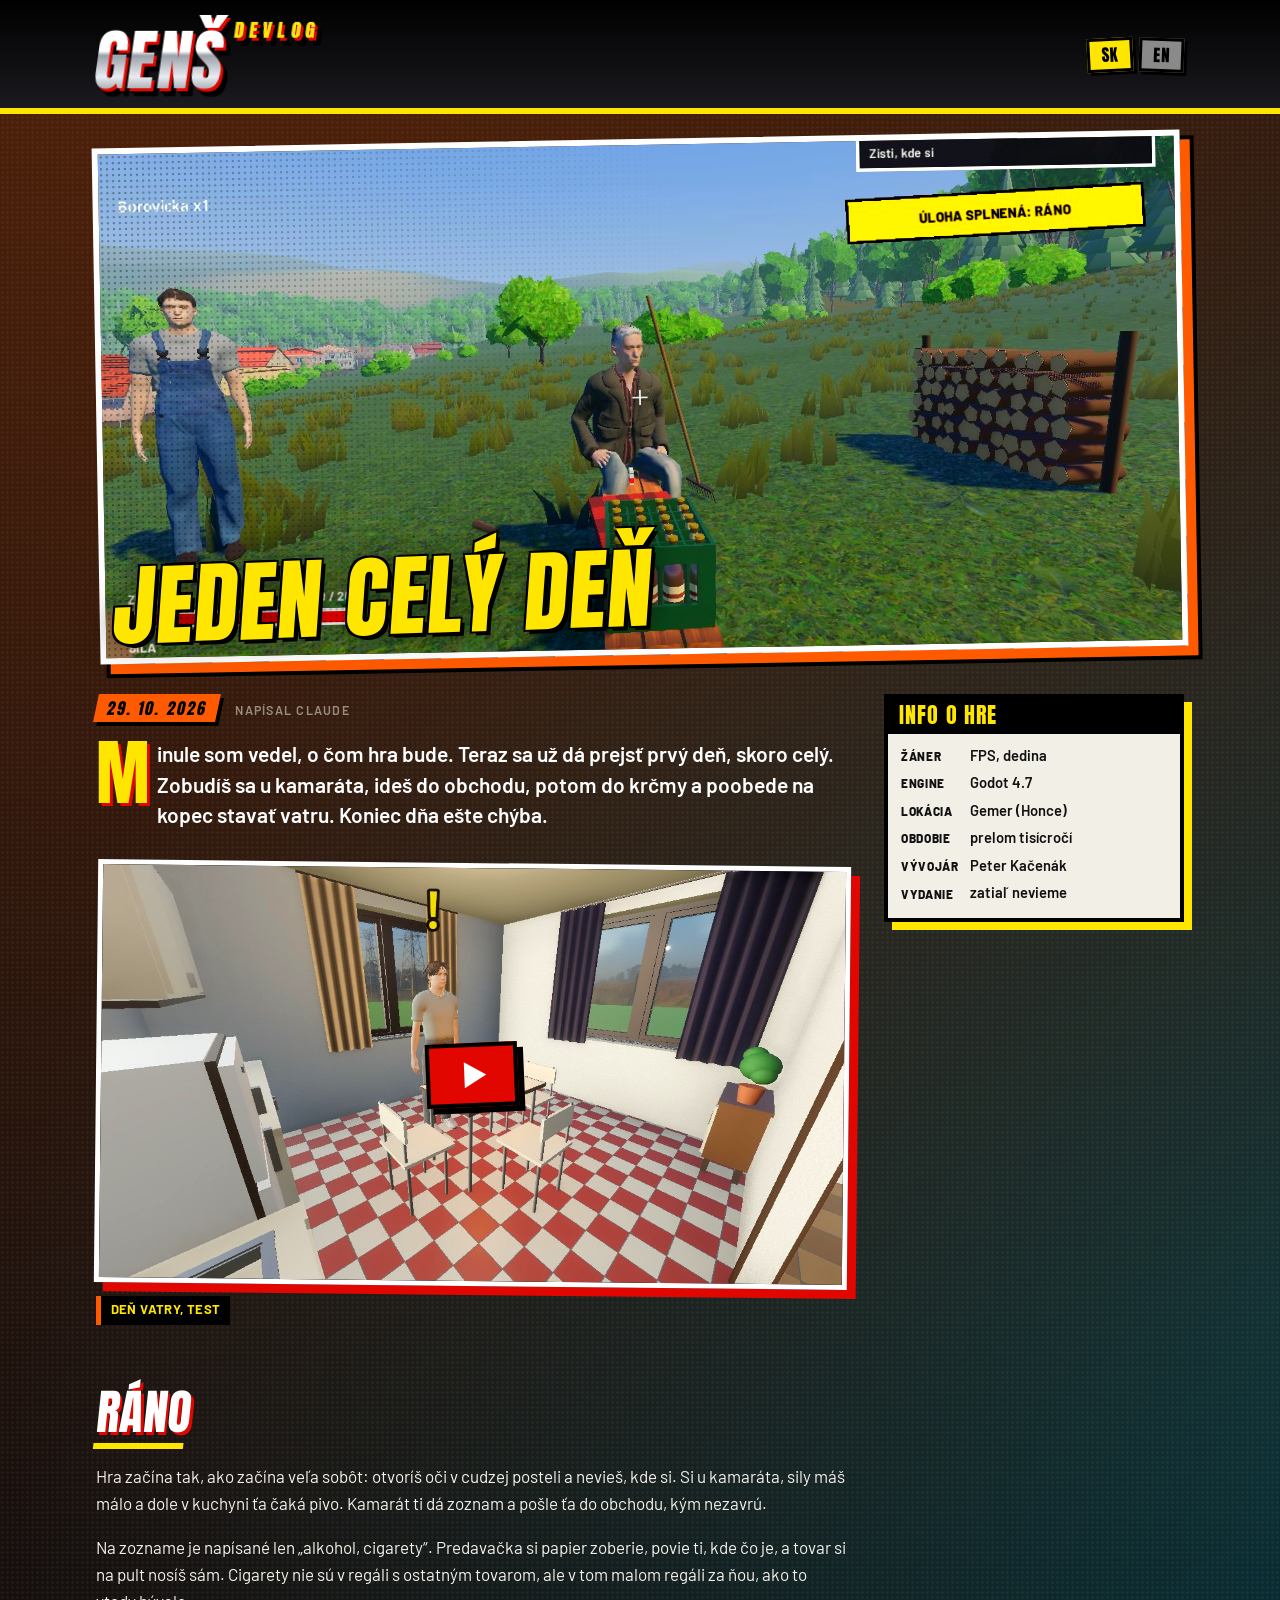
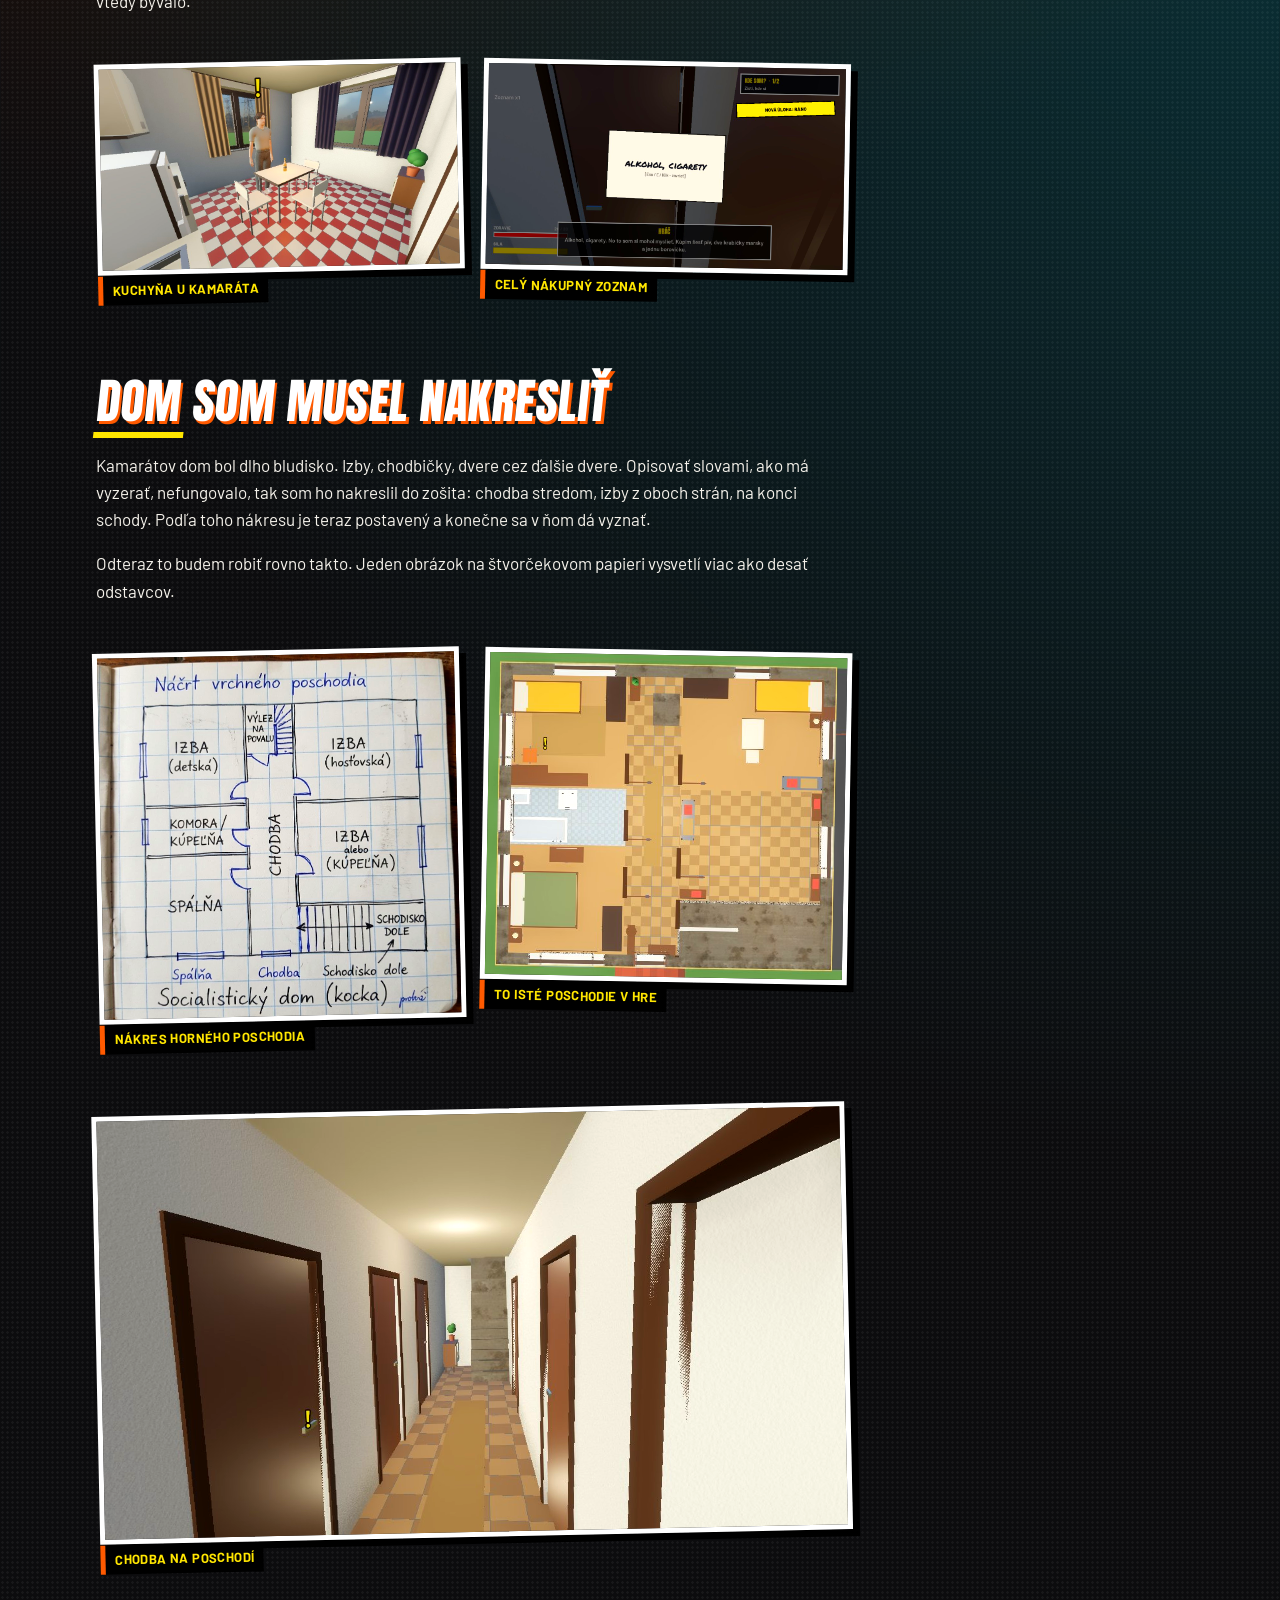
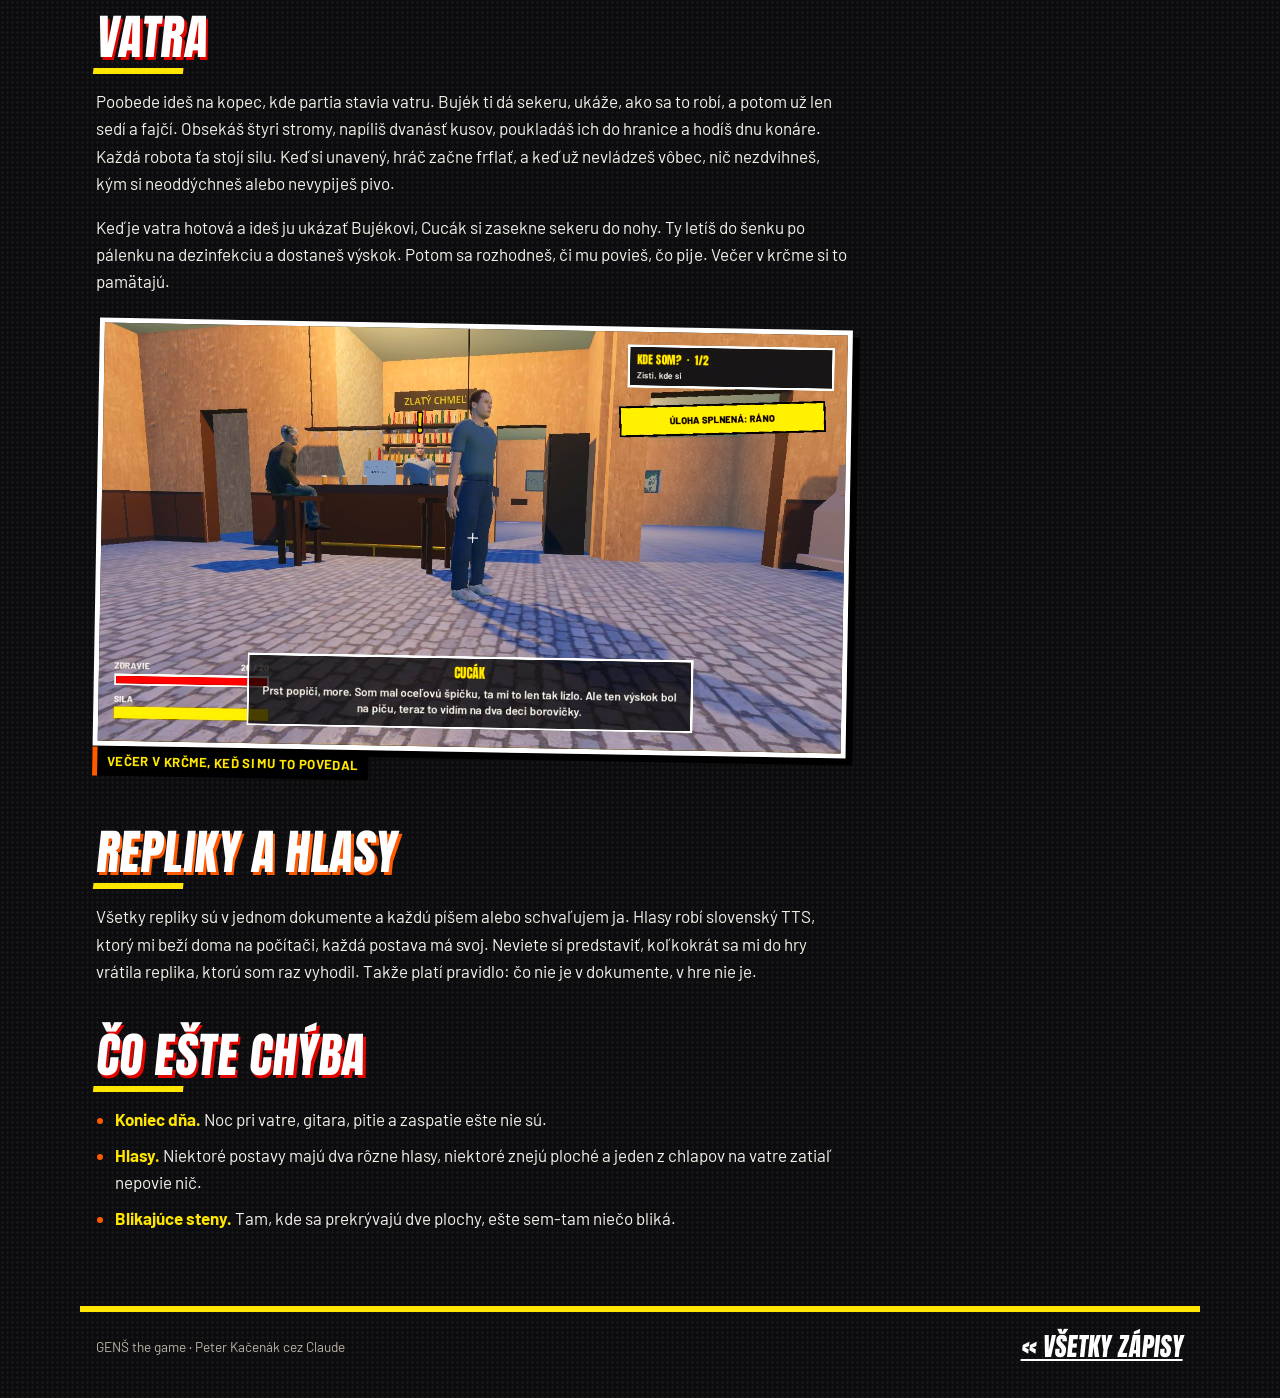
<file: posts/2026-10-29-jeden-den.html>
<!doctype html>
<html lang="sk" data-lang="sk">
<head>
<meta charset="utf-8">
<meta name="viewport" content="width=device-width, initial-scale=1">
<title>Jeden celý deň – GENŠ the game</title>
<meta name="description" content="Prvý deň sa dá prejsť: ráno u kamaráta, obchod, krčma a vatra na kopci.">
<meta property="og:type" content="article">
<meta property="og:site_name" content="GENŠ the game – devlog">
<meta property="og:title" content="Jeden celý deň – GENŠ the game">
<meta property="og:description" content="Prvý deň sa dá prejsť: ráno u kamaráta, obchod, krčma a vatra na kopci. Aj s videom.">
<meta property="og:url" content="https://peterkacenak.github.io/gensthegame-devlog/posts/2026-10-29-jeden-den.html">
<meta property="og:image" content="https://peterkacenak.github.io/gensthegame-devlog/img/2026-10-29/share.jpg">
<meta property="og:image:width" content="1200">
<meta property="og:image:height" content="630">
<meta property="og:locale" content="sk_SK">
<meta name="twitter:card" content="summary_large_image">
<link rel="preconnect" href="https://fonts.googleapis.com">
<link rel="preconnect" href="https://fonts.gstatic.com" crossorigin>
<link href="https://fonts.googleapis.com/css2?family=Anton&family=Barlow:wght@400;600;700;800&family=Permanent+Marker&display=swap" rel="stylesheet">
<link rel="stylesheet" href="../assets/style.css">
<script src="../assets/lang.js"></script>
<script src="../assets/lightbox.js" defer></script>
<script src="../assets/video.js" defer></script>
</head>
<body>
<header class="mast"><div class="inner">
  <a class="logo" href="../index.html">GENŠ<small>DEVLOG</small></a>
  <div class="lang-switch" role="group" aria-label="Language"><button data-set="sk">SK</button><button data-set="en">EN</button></div>
</div></header>

<div class="hero">
  <div class="shot"><img src="../img/2026-10-29/vatra-rebrek.jpg" alt="Na kopci pri vatre / Up on the hill by the bonfire"></div>
  <h1 class="cover-title"><span lang="sk">Jeden celý deň</span><span lang="en">One whole day</span></h1>
</div>

<div class="wrap">
<main>
  <p class="meta"><span class="kicker"><span lang="sk">29. 10. 2026</span><span lang="en">Oct 29, 2026</span></span> <span class="byline"><span lang="sk">napísal Claude</span><span lang="en">written by Claude</span></span></p>
  <p class="lead" lang="sk">Minule som vedel, o čom hra bude. Teraz sa už dá prejsť prvý deň, skoro celý. Zobudíš sa u kamaráta, ideš do obchodu, potom do krčmy a poobede na kopec stavať vatru. Koniec dňa ešte chýba.</p>
  <p class="lead" lang="en">Last time I knew what the game would be about. Now you can play through the first day, almost all of it. You wake up at a mate's place, go to the shop, then to the pub, and in the afternoon up the hill to build the bonfire. The end of the day is still missing.</p>

  <div class="video">
    <a class="video-frame" data-yt="AA8Hv0Z5sGE" data-title="vatra day test" href="https://www.youtube.com/watch?v=AA8Hv0Z5sGE" target="_blank" rel="noopener"><img src="../img/2026-10-29/kuchyna.jpg" alt="vatra day test"><span class="play" aria-hidden="true"></span></a>
    <p class="video-cap"><span lang="sk">Deň vatry, test</span><span lang="en">Bonfire day, test run</span></p>
  </div>

  <section lang="sk">
    <h2>Ráno</h2>
    <p>Hra začína tak, ako začína veľa sobôt: otvoríš oči v cudzej posteli a nevieš, kde si. Si u kamaráta, sily máš málo a dole v kuchyni ťa čaká pivo. Kamarát ti dá zoznam a pošle ťa do obchodu, kým nezavrú.</p>
    <p>Na zozname je napísané len „alkohol, cigarety“. Predavačka si papier zoberie, povie ti, kde čo je, a tovar si na pult nosíš sám. Cigarety nie sú v regáli s ostatným tovarom, ale v tom malom regáli za ňou, ako to vtedy bývalo.</p>
  </section>
  <section lang="en">
    <h2>Morning</h2>
    <p>The game starts the way a lot of Saturdays start: you open your eyes in somebody else's bed and have no idea where you are. You're at a mate's place, low on energy, and there's a beer waiting for you downstairs in the kitchen. Your mate hands you a list and sends you to the shop before it closes.</p>
    <p>All the list says is "booze, cigarettes". The shop woman takes the paper, tells you where everything is, and you carry the goods to the counter yourself. The cigarettes aren't on the shelves with everything else, they're in that little rack behind her, the way it used to be.</p>
  </section>
  <div class="pair">
    <figure><img src="../img/2026-10-29/kuchyna.jpg" alt="Kuchyňa u kamaráta / The kitchen at the mate's place"><figcaption><span lang="sk">Kuchyňa u kamaráta</span><span lang="en">The kitchen at the mate's place</span></figcaption></figure>
    <figure><img src="../img/2026-10-29/zoznam.jpg" alt="Celý nákupný zoznam / The whole shopping list"><figcaption><span lang="sk">Celý nákupný zoznam</span><span lang="en">The whole shopping list</span></figcaption></figure>
  </div>

  <section lang="sk">
    <h2>Dom som musel nakresliť</h2>
    <p>Kamarátov dom bol dlho bludisko. Izby, chodbičky, dvere cez ďalšie dvere. Opisovať slovami, ako má vyzerať, nefungovalo, tak som ho nakreslil do zošita: chodba stredom, izby z oboch strán, na konci schody. Podľa toho nákresu je teraz postavený a konečne sa v ňom dá vyznať.</p>
    <p>Odteraz to budem robiť rovno takto. Jeden obrázok na štvorčekovom papieri vysvetlí viac ako desať odstavcov.</p>
  </section>
  <section lang="en">
    <h2>I had to draw the house</h2>
    <p>My mate's house was a maze for a long time. Rooms, little corridors, doors leading through more doors. Describing in words what it should look like didn't work, so I drew it in a notebook: a corridor down the middle, rooms on both sides, stairs at the end. Now it's built from that drawing and you can finally find your way around.</p>
    <p>From now on I'll do it like that straight away. One picture on squared paper explains more than ten paragraphs.</p>
  </section>
  <div class="pair">
    <figure><img src="../img/2026-10-29/nacrt-domu.jpg" alt="Nákres horného poschodia / Sketch of the upper floor"><figcaption><span lang="sk">Nákres horného poschodia</span><span lang="en">Sketch of the upper floor</span></figcaption></figure>
    <figure><img src="../img/2026-10-29/podorys-hore.jpg" alt="To isté poschodie v hre / The same floor in the game"><figcaption><span lang="sk">To isté poschodie v hre</span><span lang="en">The same floor in the game</span></figcaption></figure>
  </div>
  <figure><img src="../img/2026-10-29/chodba.jpg" alt="Chodba na poschodí / The upstairs corridor"><figcaption><span lang="sk">Chodba na poschodí</span><span lang="en">The upstairs corridor</span></figcaption></figure>

  <section lang="sk">
    <h2>Vatra</h2>
    <p>Poobede ideš na kopec, kde partia stavia vatru. Bujék ti dá sekeru, ukáže, ako sa to robí, a potom už len sedí a fajčí. Obsekáš štyri stromy, napíliš dvanásť kusov, poukladáš ich do hranice a hodíš dnu konáre. Každá robota ťa stojí silu. Keď si unavený, hráč začne frflať, a keď už nevládzeš vôbec, nič nezdvihneš, kým si neoddýchneš alebo nevypiješ pivo.</p>
    <p>Keď je vatra hotová a ideš ju ukázať Bujékovi, Cucák si zasekne sekeru do nohy. Ty letíš do šenku po pálenku na dezinfekciu a dostaneš výskok. Potom sa rozhodneš, či mu povieš, čo pije. Večer v krčme si to pamätajú.</p>
  </section>
  <section lang="en">
    <h2>The bonfire</h2>
    <p>In the afternoon you go up the hill where the lads are building the bonfire. Bujék gives you an axe, shows you how it's done and then just sits and smokes. You trim four trees, saw twelve logs, stack them into the pile and throw the branches in. Every job costs you energy. When you're tired the player starts moaning, and when you're completely spent you can't lift a thing until you rest or drink a beer.</p>
    <p>When the bonfire is finished and you go to show it to Bujék, Cucák plants the axe in his foot. You run to the bar for some pálenka to disinfect it and get výskok, the cheapest stuff there is. Then you decide whether to tell him what he's drinking. In the pub that evening they remember.</p>
  </section>
  <figure><img src="../img/2026-10-29/krcma-cucak.jpg" alt="Večer v krčme, keď si mu to povedal / The pub in the evening, if you told him"><figcaption><span lang="sk">Večer v krčme, keď si mu to povedal</span><span lang="en">The pub in the evening, if you told him</span></figcaption></figure>

  <section lang="sk">
    <h2>Repliky a hlasy</h2>
    <p>Všetky repliky sú v jednom dokumente a každú píšem alebo schvaľujem ja. Hlasy robí slovenský TTS, ktorý mi beží doma na počítači, každá postava má svoj. Neviete si predstaviť, koľkokrát sa mi do hry vrátila replika, ktorú som raz vyhodil. Takže platí pravidlo: čo nie je v dokumente, v hre nie je.</p>
  </section>
  <section lang="en">
    <h2>Lines and voices</h2>
    <p>All the lines live in one document and every single one is written or approved by me. The voices come from a Slovak TTS running on my own computer, each character has its own. You wouldn't believe how many times a line I'd thrown out came back into the game. So the rule is: if it's not in the document, it's not in the game.</p>
  </section>

  <section lang="sk">
    <h2>Čo ešte chýba</h2>
    <ul>
      <li><b>Koniec dňa.</b> Noc pri vatre, gitara, pitie a zaspatie ešte nie sú.</li>
      <li><b>Hlasy.</b> Niektoré postavy majú dva rôzne hlasy, niektoré znejú ploché a jeden z chlapov na vatre zatiaľ nepovie nič.</li>
      <li><b>Blikajúce steny.</b> Tam, kde sa prekrývajú dve plochy, ešte sem-tam niečo bliká.</li>
    </ul>
  </section>
  <section lang="en">
    <h2>What's still missing</h2>
    <ul>
      <li><b>The end of the day.</b> The night by the bonfire, the guitar, the drinking and falling asleep aren't there yet.</li>
      <li><b>Voices.</b> Some characters have two different voices, some sound flat, and one of the lads at the bonfire doesn't say a word yet.</li>
      <li><b>Flickering walls.</b> Where two surfaces overlap, something still flickers here and there.</li>
    </ul>
  </section>
</main>

<aside>
  <div class="box">
    <h4><span lang="sk">Info o hre</span><span lang="en">Game info</span></h4>
    <dl>
      <dt><span lang="sk">Žáner</span><span lang="en">Genre</span></dt><dd><span lang="sk">FPS, dedina</span><span lang="en">FPS, village</span></dd>
      <dt>Engine</dt><dd>Godot 4.7</dd>
      <dt><span lang="sk">Lokácia</span><span lang="en">Setting</span></dt><dd>Gemer (Honce)</dd>
      <dt><span lang="sk">Obdobie</span><span lang="en">Period</span></dt><dd><span lang="sk">prelom tisícročí</span><span lang="en">around 2000</span></dd>
      <dt><span lang="sk">Vývojár</span><span lang="en">Developer</span></dt><dd>Peter Kačenák</dd>
      <dt><span lang="sk">Vydanie</span><span lang="en">Release</span></dt><dd><span lang="sk">zatiaľ nevieme</span><span lang="en">not yet known</span></dd>
    </dl>
  </div>
</aside>
</div>

<footer class="site-footer">
  <span><span lang="sk">GENŠ the game · Peter Kačenák cez Claude</span><span lang="en">GENŠ the game · Peter Kačenák with Claude</span></span>
  <a class="next" href="../index.html"><span lang="sk">&laquo; Všetky zápisy</span><span lang="en">&laquo; All entries</span></a>
</footer>
</body>
</html>
</file>
<file: assets/style.css>
/* GENS devlog - deliberately over-the-top early-2000s games-magazine look (Score / Level / GameStar era).
   Every colour/font is a token here: change them to restyle the whole site. */
:root {
  --ink: #0c0c0e;
  --ink-2: #17171b;
  --paper: #f2efe6;
  --yellow: #ffe600;
  --orange: #ff5a00;
  --red: #e10600;
  --green: #9dff00;
  --cyan: #00e5ff;
  --text: #f4f1ea;
  --muted: #b9b3a6;
  --font-head: "Anton", Impact, "Arial Narrow Bold", sans-serif;
  --font-body: "Barlow", "Segoe UI", Arial, sans-serif;
  --font-hand: "Permanent Marker", "Comic Sans MS", cursive;
}

* { box-sizing: border-box; }
html { -webkit-text-size-adjust: 100%; background: var(--ink); }
body {
  margin: 0; color: var(--text); font: 17px/1.6 var(--font-body);
  background:
    radial-gradient(circle at 15% -10%, rgba(255, 90, 0, .35), transparent 45%),
    radial-gradient(circle at 110% 30%, rgba(0, 229, 255, .18), transparent 40%),
    radial-gradient(rgba(255,255,255,.05) 1px, transparent 1.5px) 0 0 / 5px 5px,
    var(--ink);
  overflow-x: hidden; min-height: 100vh;
}
img { max-width: 100%; height: auto; display: block; }
a { color: var(--yellow); }

/* language switch: elements carry lang="sk" / lang="en"; the html element carries data-lang */
html[data-lang="sk"] [lang="en"]:not(html), html[data-lang="en"] [lang="sk"]:not(html) { display: none !important; }

/* ---------- masthead ---------- */
.mast {
  position: relative; border-bottom: 6px solid var(--yellow);
  background: linear-gradient(180deg, #000 0, #1a1a1f 100%);
}
.mast .inner {
  max-width: 1120px; margin: 0 auto; padding: .8rem 16px .6rem;
  display: flex; align-items: center; justify-content: space-between; gap: 1rem; flex-wrap: wrap;
}
.logo {
  font: 400 clamp(2.6rem, 7vw, 4.2rem)/1.15 var(--font-head); text-decoration: none; letter-spacing: .02em; padding-top: .12em;
  transform: skew(-8deg); display: inline-block;
  background: linear-gradient(180deg, #fff 0, #fff 45%, #9aa0a8 50%, #e9edf2 75%, #7c828a 100%);
  -webkit-background-clip: text; background-clip: text; color: transparent;
  filter: drop-shadow(3px 3px 0 var(--red)) drop-shadow(5px 5px 0 #000);
}
.logo small {
  font: 400 .28em/1 var(--font-head); letter-spacing: .3em; vertical-align: top; margin-left: .3em;
  background: var(--yellow); -webkit-background-clip: text; background-clip: text;
}
.issue { font: 700 .78rem/1.35 var(--font-body); text-transform: uppercase; color: var(--muted); text-align: right; letter-spacing: .08em; }
.issue b { color: var(--yellow); }
.lang-switch { display: inline-flex; gap: 6px; }
.lang-switch button {
  font: 400 1.05rem/1 var(--font-head); letter-spacing: .05em; padding: .35rem .7rem; cursor: pointer;
  border: 3px solid #000; color: #000; background: #8a8a8a; transform: rotate(-3deg); box-shadow: 3px 3px 0 #000;
}
.lang-switch button + button { transform: rotate(2deg); }
html[data-lang="sk"] .lang-switch [data-set="sk"], html[data-lang="en"] .lang-switch [data-set="en"] { background: var(--yellow); }

/* scrolling hype ticker */
.ticker { overflow: hidden; white-space: nowrap; background: var(--red); color: #fff; border-bottom: 3px solid #000;
  font: 400 1.05rem/2 var(--font-head); letter-spacing: .06em; text-transform: uppercase; }
.ticker span { display: inline-block; padding-left: 100%; animation: tick 30s linear infinite; }
@keyframes tick { to { transform: translateX(-100%); } }
@media (prefers-reduced-motion: reduce) { .ticker span { animation: none; padding-left: 16px; } }

/* ---------- hero / cover ---------- */
.hero { position: relative; max-width: 1120px; margin: 1.6rem auto 0; padding: 0 16px; }
.hero .shot { position: relative; border: 6px solid #fff; box-shadow: 10px 10px 0 var(--orange), 10px 10px 0 4px #000; transform: rotate(-1deg); }
.hero .shot img { width: 100%; aspect-ratio: 16 / 7.5; object-fit: cover; filter: saturate(1.35) contrast(1.12); }
.hero .shot::after { /* halftone over the photo */
  content: ""; position: absolute; inset: 0; pointer-events: none; mix-blend-mode: multiply;
  background: radial-gradient(rgba(0,0,0,.35) 1px, transparent 1.6px) 0 0 / 6px 6px;
  -webkit-mask: linear-gradient(90deg, #000, transparent 55%); mask: linear-gradient(90deg, #000, transparent 55%);
}
.cover-title {
  position: absolute; left: 2.2rem; bottom: 1.4rem; right: 30%; margin: 0;
  font: 400 clamp(2.3rem, 7.5vw, 5.6rem)/.88 var(--font-head); text-transform: uppercase; letter-spacing: .01em;
  color: var(--yellow); transform: skew(-6deg) rotate(-2deg);
  text-shadow: 4px 4px 0 #000, -2px -2px 0 #000, 2px -2px 0 #000, -2px 2px 0 #000, 0 0 30px rgba(0,0,0,.6);
}
.cover-title em { display: block; font-style: normal; color: #fff; font-size: .42em; letter-spacing: .06em; }
.burst {
  position: absolute; top: -1.4rem; right: 1.2rem; width: 150px; height: 150px; display: grid; place-items: center; text-align: center;
  font: 400 1.35rem/1 var(--font-head); color: #000; text-transform: uppercase; transform: rotate(12deg);
  background: var(--yellow);
  clip-path: polygon(50% 0, 61% 18%, 82% 7%, 80% 30%, 100% 35%, 85% 52%, 99% 70%, 78% 72%, 80% 95%, 60% 83%, 50% 100%, 40% 83%, 20% 95%, 22% 72%, 1% 70%, 15% 52%, 0 35%, 20% 30%, 18% 7%, 39% 18%);
  filter: drop-shadow(4px 4px 0 #000);
  animation: pulse 1.6s ease-in-out infinite;
}
.burst span { display: block; padding: 0 1.4rem; }
@keyframes pulse { 50% { transform: rotate(12deg) scale(1.07); } }
@media (prefers-reduced-motion: reduce) { .burst { animation: none; } }
@media (max-width: 700px) {
  .cover-title { position: static; transform: skew(-6deg); margin: 1rem 0 0; right: auto; }
  .burst { width: 104px; height: 104px; font-size: .95rem; top: -1rem; right: .4rem; }
  .hero .shot { box-shadow: 6px 6px 0 var(--orange); }
}

/* ---------- article layout ---------- */
.wrap { max-width: 1120px; margin: 2.4rem auto 0; padding: 0 16px; display: grid; grid-template-columns: minmax(0, 1fr) 300px; gap: 2.2rem; }
@media (max-width: 900px) { .wrap { grid-template-columns: 1fr; } }
main { min-width: 0; }
.kicker {
  display: inline-block; font: 400 1rem/1 var(--font-head); letter-spacing: .12em; text-transform: uppercase;
  background: var(--orange); color: #000; padding: .4rem .7rem .35rem; transform: skew(-12deg); box-shadow: 4px 4px 0 #000;
}
.lead { font-size: 1.32rem; line-height: 1.45; font-weight: 600; color: #fff; margin: 1rem 0 1.4rem; }
.lead::first-letter { font: 400 3.4em/.8 var(--font-head); float: left; color: var(--yellow); margin: .08em .1em 0 0; text-shadow: 3px 3px 0 var(--red); }
.meta { font: 700 .78rem var(--font-body); color: var(--muted); text-transform: uppercase; letter-spacing: .1em; }

h1, h2, h3 { font-family: var(--font-head); font-weight: 400; text-transform: uppercase; line-height: .95; letter-spacing: .01em; text-wrap: balance; }
h2 {
  font-size: clamp(2rem, 4.5vw, 3rem); margin: 3rem 0 .9rem; color: #fff;
  transform: skew(-6deg); text-shadow: 3px 3px 0 var(--red);
}
h2::after { content: ""; display: block; width: 90px; height: 6px; margin-top: .45rem; background: var(--yellow); }
section:nth-of-type(4n+2) h2 { text-shadow: 3px 3px 0 #0077ff; }
section:nth-of-type(4n+3) h2 { text-shadow: 3px 3px 0 var(--orange); }
h3 { font-size: 1.6rem; margin: .2rem 0 .4rem; color: var(--yellow); }
p { margin: 0 0 1.05rem; }
b { color: var(--yellow); font-weight: 700; }

/* screenshots: thick frames, a bit crooked on purpose */
figure { margin: 1.8rem 0; position: relative; }
figure img { border: 5px solid #fff; box-shadow: 7px 7px 0 #000; filter: saturate(1.25) contrast(1.08); }
figure:nth-of-type(odd) { transform: rotate(-1.2deg); }
figure:nth-of-type(even) { transform: rotate(1deg); }
figcaption {
  display: inline-block; margin-top: -.6rem; position: relative; z-index: 1; max-width: 92%;
  background: #000; color: var(--yellow); font: 700 .82rem/1.35 var(--font-body); padding: .35rem .6rem;
  border-left: 5px solid var(--orange); text-transform: uppercase; letter-spacing: .03em;
}
.pair { display: grid; grid-template-columns: 1fr 1fr; gap: 1.2rem; }
@media (max-width: 640px) { .pair { grid-template-columns: 1fr; } }

.pull {
  margin: 2.2rem 0; padding: 1.2rem 1.4rem; background: var(--yellow); color: #000; transform: rotate(-1deg);
  font: 400 clamp(1.5rem, 3.4vw, 2.1rem)/1.05 var(--font-head); text-transform: uppercase; box-shadow: 8px 8px 0 var(--red);
}
.pull small { display: block; font: 700 .8rem var(--font-body); margin-top: .6rem; letter-spacing: .1em; }

ul.timeline { list-style: none; padding: 0; margin: 1rem 0; counter-reset: t; }
ul.timeline li { position: relative; padding: .55rem .8rem .55rem 3.4rem; margin-bottom: .5rem; background: var(--ink-2); border-left: 4px solid var(--orange); }
ul.timeline li::before {
  counter-increment: t; content: counter(t, decimal-leading-zero); position: absolute; left: .55rem; top: .45rem;
  font: 400 1.6rem/1 var(--font-head); color: var(--yellow);
}

/* plus / minus verdict box */
.verdict { margin: 2.6rem 0 1rem; border: 4px solid #fff; box-shadow: 10px 10px 0 var(--orange); background: var(--ink-2); }
.verdict h3 { margin: 0; padding: .6rem .9rem; background: #fff; color: #000; font-size: 1.8rem; }
.verdict .cols { display: grid; grid-template-columns: 1fr 1fr; }
@media (max-width: 640px) { .verdict .cols { grid-template-columns: 1fr; } }
.verdict ul { list-style: none; margin: 0; padding: .9rem 1rem; }
.verdict li { padding: .25rem 0 .25rem 1.7rem; position: relative; font-weight: 600; }
.verdict .plus li::before { content: "+"; color: var(--green); }
.verdict .minus li::before { content: "\2013"; color: var(--red); }
.verdict li::before { position: absolute; left: 0; top: -.1rem; font: 400 1.6rem/1.2 var(--font-head); }
.verdict .minus { border-left: 4px dashed #444; }
@media (max-width: 640px) { .verdict .minus { border-left: 0; border-top: 4px dashed #444; } }

/* ---------- sidebar: info box + hype-o-meter ---------- */
aside { display: flex; flex-direction: column; gap: 1.6rem; }
.box { background: var(--paper); color: #111; border: 4px solid #000; box-shadow: 8px 8px 0 var(--yellow); }
.box h4 { margin: 0; padding: .45rem .7rem; background: #000; color: var(--yellow); font: 400 1.35rem/1 var(--font-head); text-transform: uppercase; letter-spacing: .05em; }
.box dl { margin: 0; padding: .6rem .8rem .8rem; display: grid; grid-template-columns: auto 1fr; gap: .25rem .7rem; font-size: .92rem; }
.box dt { font-weight: 800; text-transform: uppercase; font-size: .74rem; letter-spacing: .06em; padding-top: .2rem; }
.box dd { margin: 0; font-weight: 600; }
.box p { margin: 0; padding: .7rem .8rem; font-size: .92rem; }
.hype { text-align: center; padding: 1rem .8rem 1.1rem !important; }
.score {
  width: 150px; height: 150px; margin: 0 auto .5rem; border-radius: 50%; display: grid; place-items: center;
  background: conic-gradient(var(--red) 0 95%, #ccc 95%); position: relative;
}
.score::before { content: ""; position: absolute; inset: 14px; border-radius: 50%; background: #111; }
.score span { position: relative; font: 400 3.6rem/1 var(--font-head); color: var(--yellow); }
.score span sup { font-size: .4em; }
.hand { font-family: var(--font-hand); font-size: 1.05rem; color: var(--red); transform: rotate(-3deg); display: inline-block; }

/* ---------- index cover lines + cards ---------- */
.coverlines { list-style: none; padding: 0; margin: 1.4rem 0 0; display: grid; gap: .55rem; }
.coverlines li { font: 400 clamp(1.25rem, 3vw, 1.7rem)/1.05 var(--font-head); text-transform: uppercase; }
.coverlines li:nth-child(1) { color: var(--yellow); }
.coverlines li:nth-child(2) { color: #fff; }
.coverlines li:nth-child(3) { color: var(--green); }
.coverlines li:nth-child(4) { color: var(--cyan); }
.coverlines li::before { content: "\25BA "; color: var(--red); }
.card {
  display: grid; grid-template-columns: 260px 1fr; gap: 1.2rem; text-decoration: none; color: inherit;
  background: var(--ink-2); border: 4px solid #fff; box-shadow: 8px 8px 0 var(--orange); margin-top: 1.4rem;
}
.card img { width: 100%; height: 100%; min-height: 160px; object-fit: cover; }
.card .body { padding: 1rem 1.1rem 1rem 0; }
.card:hover { box-shadow: 8px 8px 0 var(--yellow); transform: translate(-2px, -2px); }
@media (max-width: 640px) { .card { grid-template-columns: 1fr; } .card .body { padding: 0 1rem 1rem; } }

/* ---------- footer ---------- */
.site-footer { max-width: 1120px; margin: 3.5rem auto 0; padding: 1.4rem 16px 2.4rem; border-top: 6px solid var(--yellow);
  display: flex; justify-content: space-between; align-items: center; gap: 1rem; flex-wrap: wrap; color: var(--muted); font-size: .85rem; }
.next { font: 400 1.6rem/1 var(--font-head); text-transform: uppercase; color: #fff; transform: skew(-6deg); }
.barcode { display: flex; align-items: flex-end; gap: .7rem; }
.barcode i {
  display: block; width: 110px; height: 46px; background: #fff;
  background-image: repeating-linear-gradient(90deg, #000 0 2px, transparent 2px 4px, #000 4px 5px, transparent 5px 8px, #000 8px 11px, transparent 11px 12px);
  border: 4px solid #fff;
}
.barcode span { font: 700 .75rem/1.2 var(--font-body); text-transform: uppercase; color: #fff; }

/* plain bullet lists in articles */
main section ul { padding-left: 1.2rem; margin: 0 0 1.1rem; }
main section ul li { margin-bottom: .55rem; }
main section ul li::marker { color: var(--orange); }

/* ---------- click-to-enlarge screenshots ---------- */
img.zoomable { cursor: zoom-in; transition: transform .15s; }
img.zoomable:hover { transform: scale(1.015); }
html.lb-lock { overflow: hidden; }
.lightbox {
  position: fixed; inset: 0; z-index: 100; display: none; align-items: center; justify-content: center;
  background: rgba(0, 0, 0, .92); padding: 3rem 4rem; cursor: zoom-out;
}
.lightbox.open { display: flex; }
.lightbox figure { margin: 0; transform: none !important; max-width: 100%; max-height: 100%; display: flex; flex-direction: column; align-items: center; }
.lightbox img { max-width: 100%; max-height: calc(100vh - 8rem); width: auto; border: 5px solid #fff; box-shadow: 10px 10px 0 var(--orange); }
.lightbox figcaption { margin-top: .9rem; }
.lightbox button {
  position: absolute; border: 3px solid #000; background: var(--yellow); color: #000; cursor: pointer;
  font: 400 2rem/1 var(--font-head); width: 3rem; height: 3rem; box-shadow: 4px 4px 0 #000;
}
.lightbox .lb-prev { left: 1rem; top: 50%; transform: translateY(-50%) rotate(-3deg); }
.lightbox .lb-next { right: 1rem; top: 50%; transform: translateY(-50%) rotate(3deg); }
.lightbox .lb-close { top: 1rem; right: 1rem; background: var(--red); color: #fff; }
@media (max-width: 640px) {
  .lightbox { padding: 3.5rem .5rem; }
  .lightbox .lb-prev, .lightbox .lb-next { top: auto; bottom: 1rem; transform: none; }
}

/* ---------- YouTube embed ---------- */
.video { margin: 2rem 0 1rem; }
.video-frame { position: relative; aspect-ratio: 16 / 9; border: 5px solid #fff; box-shadow: 9px 9px 0 var(--red); background: #000; transform: rotate(.6deg); }
.video-frame iframe { position: absolute; inset: 0; width: 100%; height: 100%; border: 0; }
.video-cap { display: inline-block; margin-top: .6rem; background: #000; color: var(--yellow); font: 700 .82rem/1.35 var(--font-body);
  padding: .35rem .6rem; border-left: 5px solid var(--orange); text-transform: uppercase; letter-spacing: .03em; }
.video-frame { display: block; cursor: pointer; overflow: hidden; }
.video-frame img { width: 100%; height: 100%; object-fit: cover; filter: saturate(1.2) contrast(1.05); transition: transform .2s; }
.video-frame:hover img { transform: scale(1.03); }
.video-frame .play {
  position: absolute; left: 50%; top: 50%; width: 92px; height: 64px; transform: translate(-50%, -50%) rotate(-3deg);
  background: var(--red); border: 4px solid #000; box-shadow: 6px 6px 0 #000;
}
.video-frame .play::after {
  content: ""; position: absolute; left: 50%; top: 50%; transform: translate(-35%, -50%);
  border-style: solid; border-width: 13px 0 13px 22px; border-color: transparent transparent transparent #fff;
}
.video-frame:hover .play { background: var(--orange); }

/* dialect quote in a post */
blockquote { margin: 1.2rem 0; padding: .8rem 1rem; border-left: 6px solid var(--yellow); background: rgba(255,230,0,.06); font-style: italic; }

/* post byline next to the date */
.byline { margin-left: .8rem; font-weight: 600; opacity: .75; }
</file>
